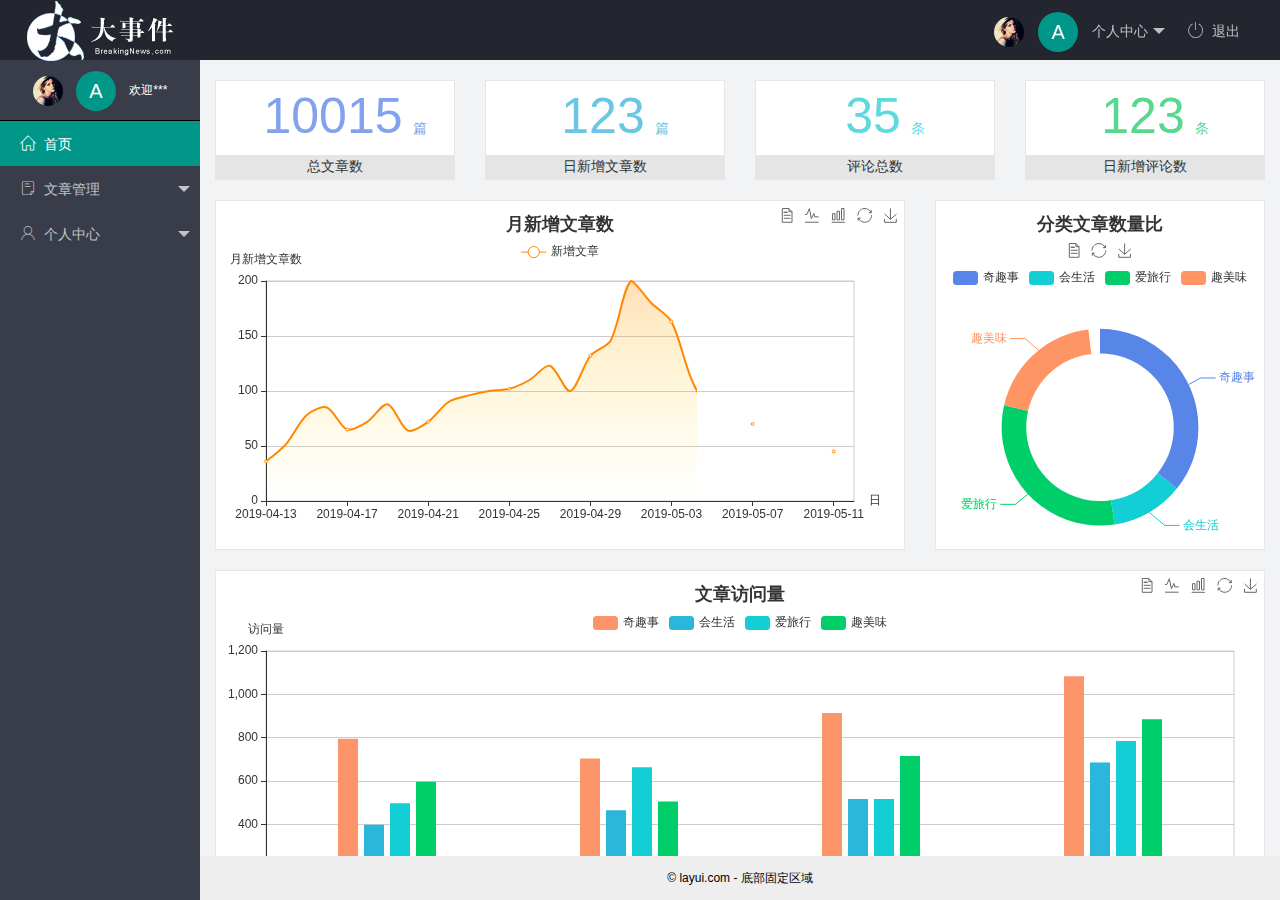
<file: index.html>
<!DOCTYPE html>
<html lang="en">

<head>
    <meta charset="UTF-8">
    <meta name="viewport" content="width=device-width, initial-scale=1.0">
    <title>大事件主页3</title>
    <link rel="stylesheet" href="/assets/lib/layui/css/layui.css">
    <link rel="stylesheet" href="/assets/css/index.css">
    <link rel="stylesheet" href="/assets/fonts/iconfont.css">
</head>

<body>

    <body class="layui-layout-body">
        <div class="layui-layout layui-layout-admin">
            <div class="layui-header">
                <div class="layui-logo">
                    <img src="/assets/images/logo.png" alt="">
                </div>
                <!-- 头部区域（可配合layui已有的水平导航） -->
                <ul class="layui-nav layui-layout-right">
                    <li class="layui-nav-item">
                        <a href="javascript:;" class="userinfo">
                            <img src="/assets/images/sample.jpg" class="layui-nav-img">
                            <span class="user-avatar">A</span>
                            个人中心
                        </a>
                        <dl class="layui-nav-child">
                            <dd><a href="/user/user_info.html" target="fm">基本资料</a></dd>
                            <dd><a href="/user/user_avatar.html" target="fm">更换头像</a></dd>
                            <dd><a href="/user/user_pwd.html" target="fm">重置密码</a></dd>
                        </dl>
                    </li>
                    <li class="layui-nav-item"><a href="javascript:;" id="btnlogout"><span
                                class="iconfont icon-tuichu"></span>退出</a>
                    </li>
                </ul>
            </div>

            <div class="layui-side layui-bg-black">
                <div class="layui-side-scroll">
                    <!-- 左侧导航头像部分 -->
                    <div class="userinfo">
                        <img src="/assets/images/sample.jpg" class="layui-nav-img">
                        <span class="user-avatar">A</span>
                        <span id="welcome">欢迎***</span>
                    </div>
                    <!-- 左侧导航区域（可配合layui已有的垂直导航） -->
                    <ul class="layui-nav layui-nav-tree" lay-filter="test" lay-shrink="all">
                        <li class="layui-nav-item layui-this"><a href="/home/dashboard.html" target="fm"><span
                                    class="iconfont icon-home"></span>首页</a></li>
                        <li class="layui-nav-item">
                            <a class="" href="javascript:;"><span class="iconfont icon-16"></span>文章管理</a>
                            <dl class="layui-nav-child">
                                <dd><a href="/article/art_cate.html" target="fm"><i
                                            class="layui-icon layui-icon-app"></i> 文章类别</a></dd>
                                <dd><a href="/article/art_list.html" target="fm"><i
                                            class="layui-icon layui-icon-app"></i>文章列表</a></dd>
                                <dd><a href="/article/art_pub.html" target="fm"><i
                                            class="layui-icon layui-icon-app"></i>发布文章</a></dd>
                            </dl>
                        </li>
                        <li class="layui-nav-item">
                            <a href="javascript:;"><span class="iconfont icon-user"></span>个人中心</a>
                            <dl class="layui-nav-child">
                                <dd><a href="/user/user_info.html" target="fm"><i
                                            class="layui-icon layui-icon-app"></i>基本资料</a>
                                </dd>
                                <dd><a href="/user/user_avatar.html" target="fm"><i
                                            class="layui-icon layui-icon-app"></i>更换头像</a></dd>
                                <dd><a href="/user/user_pwd.html" target="fm"><i
                                            class="layui-icon layui-icon-app"></i>重置密码</a></dd>
                            </dl>
                        </li>

                    </ul>
                </div>
            </div>

            <div class="layui-body">
                <!-- 内容主体区域 -->
                <iframe name="fm" src="/home/dashboard.html" frameborder="0"></iframe>
            </div>

            <div class="layui-footer">
                <!-- 底部固定区域 -->
                © layui.com - 底部固定区域
            </div>
        </div>
        <script src="/assets/lib/layui/layui.all.js"></script>
        <script src="/assets/lib/jquery.js"></script>
        <script src="/assets/js/baseAPI.js"></script>
        <script src="/assets/js/index.js"></script>
    </body>
</body>

</html>
</file>
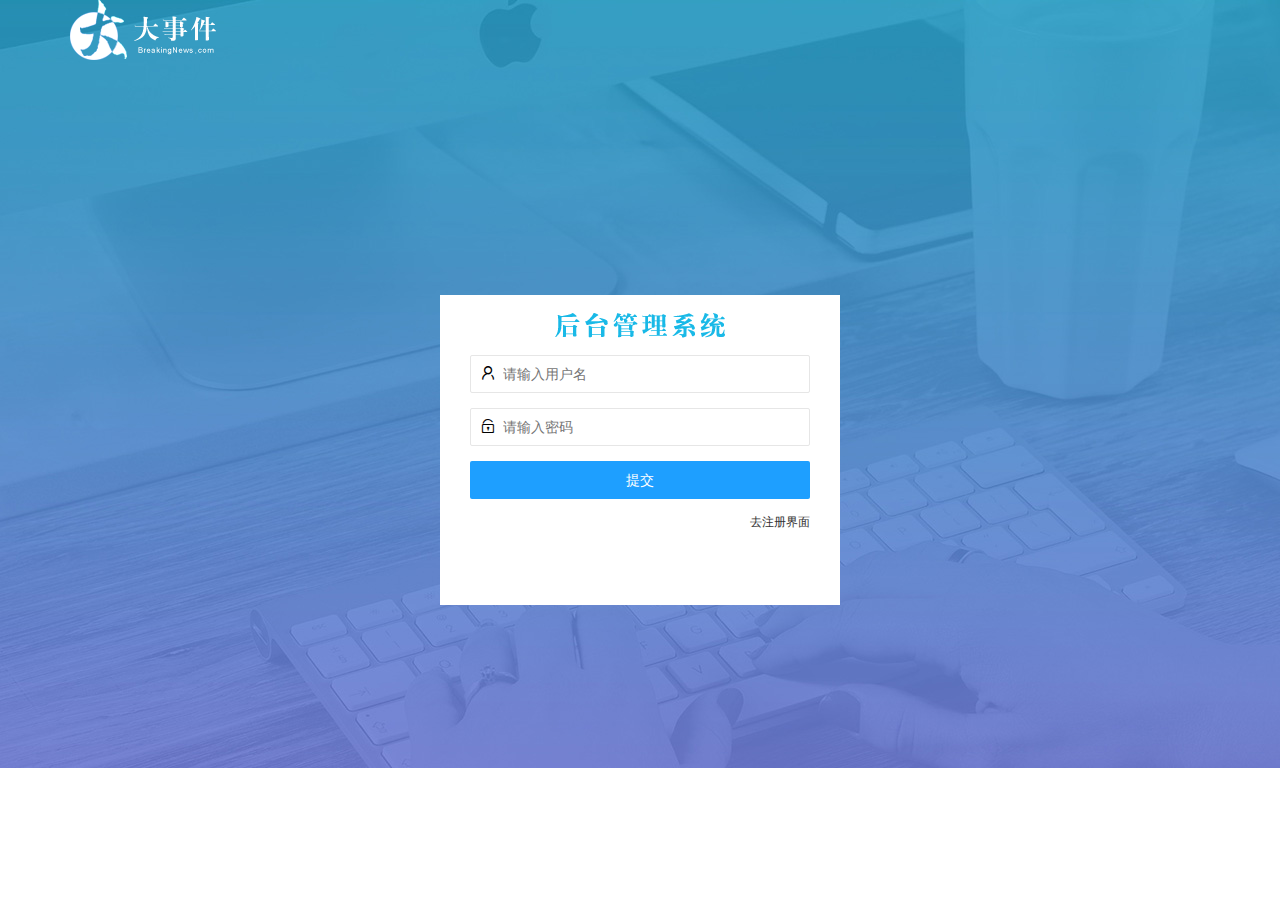
<file: login.html>
<!DOCTYPE html>
<html lang="en">

<head>
    <meta charset="UTF-8">
    <meta name="viewport" content="width=device-width, initial-scale=1.0">
    <title>大事件-登录/注册</title>
    <link rel="stylesheet" href="/assets/lib/layui/css/layui.css">
    <link rel="stylesheet" href="/assets/css/login.css">
</head>

<body>
    <!-- 头部logo -->
    <div class=" layui-main">
        <img src="/assets/images/logo.png" alt="">
    </div>
    <!-- 登录框 -->
    <div class="loginAndRegBox">
        <!-- 登录框头部 -->
        <div class="titlebox"></div>
        <!-- 登录区 -->
        <div class="login-box">
            <form class="layui-form" id="form_login">
                <!-- 用户 -->
                <div class="layui-form-item">
                    <i class="layui-icon layui-icon-username"></i>
                    <input type="text" name="username" required lay-verify="required" placeholder="请输入用户名"
                        autocomplete="off" class="layui-input">
                </div>
                <!-- 密码 -->
                <div class="layui-form-item">
                    <i class="layui-icon layui-icon-password"></i>
                    <input type="password" name="password" required lay-verify="required|pwd" placeholder="请输入密码"
                        autocomplete="off" class="layui-input">
                </div>
                <!-- 提交按钮 -->
                <div class="layui-form-item">
                    <button class="layui-btn layui-btn-fluid layui-btn-normal" lay-submit>提交</button>
                </div>
                <div class="layui-form-item links">
                    <a href="javascript:;" id="link_reg">去注册界面</a>
                </div>
            </form>
        </div>
        <!-- 注册区 -->
        <div class="reg-box">
            <form class="layui-form" id="form_reg">
                <!-- 用户 -->
                <div class="layui-form-item">
                    <i class="layui-icon layui-icon-username"></i>
                    <input type="text" name="username" required lay-verify="required" placeholder="请输入用户名"
                        autocomplete="off" class="layui-input">
                </div>
                <!-- 密码 -->
                <div class="layui-form-item">
                    <i class="layui-icon layui-icon-password"></i>
                    <input type="password" name="password" required lay-verify="required|pwd" placeholder="请输入密码"
                        autocomplete="off" class="layui-input">
                </div>
                <!-- 确认密码 -->
                <div class="layui-form-item">
                    <i class="layui-icon layui-icon-password"></i>
                    <input type="password" name="repassword" required lay-verify="required|pwd|repwd"
                        placeholder="再次输入密码" autocomplete="off" class="layui-input">
                </div>
                <!-- 提交按钮 -->
                <div class="layui-form-item">
                    <button class="layui-btn layui-btn-fluid layui-btn-normal" lay-submit>注册</button>
                </div>
                <div class="layui-form-item links">
                    <a href="javascript:;" id="link_login">去登录</a>
                </div>
            </form>

        </div>
    </div>


    <script src="/assets/lib/layui/layui.all.js"></script>
    <script src="/assets/lib/jquery.js"></script>
    <script src="/assets/js/baseAPI.js"></script>
    <script src="/assets/js/login.js"></script>
</body>

</html>
</file>
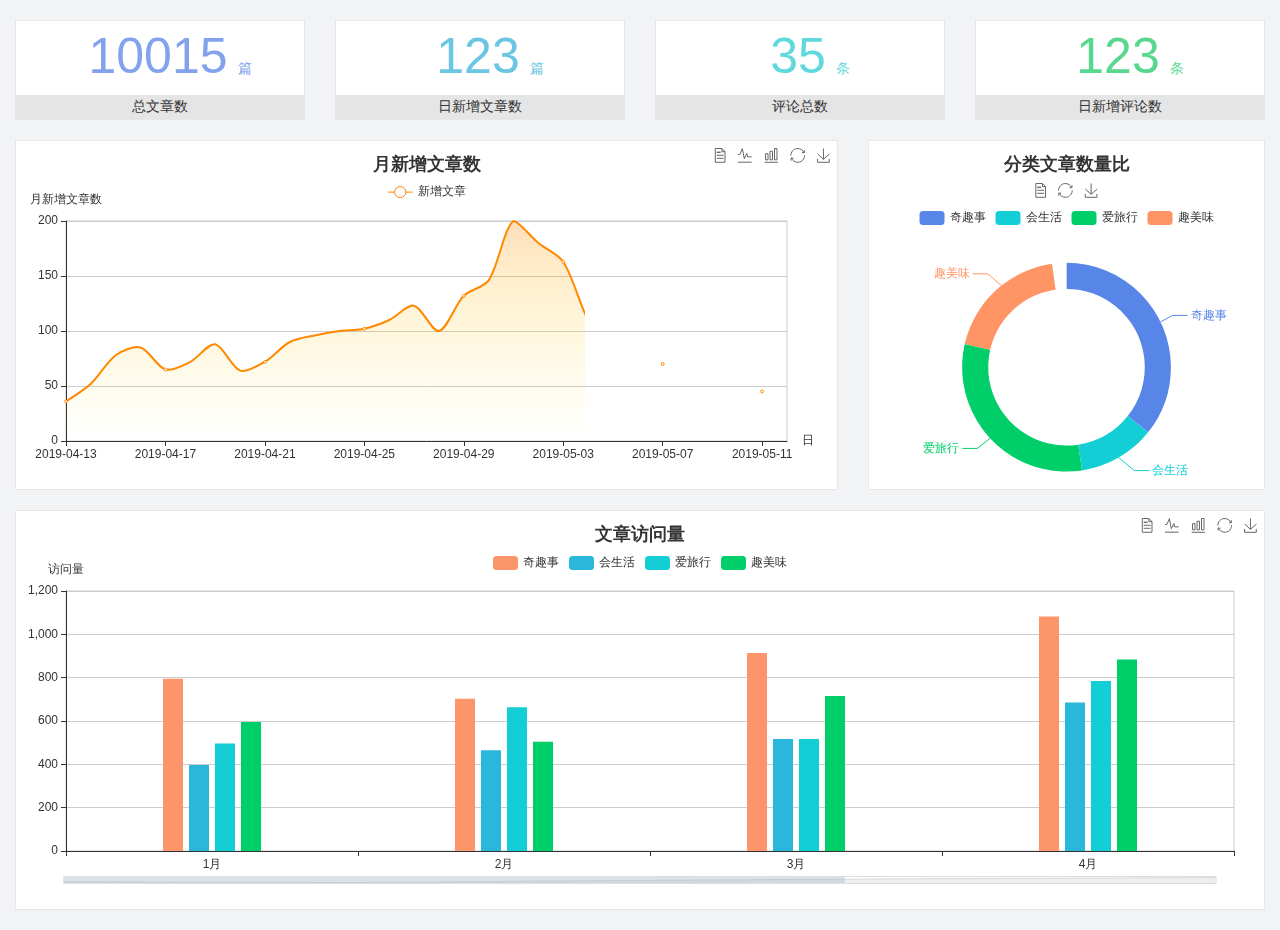
<file: home/dashboard.html>
<!DOCTYPE html>
<html lang="en">

<head>
  <meta charset="UTF-8">
  <meta name="viewport" content="width=device-width, initial-scale=1.0">
  <meta http-equiv="X-UA-Compatible" content="ie=edge">
  <title>图表统计</title>
  <link rel="stylesheet" href="../../assets/lib/bootstrap.css" />
  <link rel="stylesheet" href="../../assets/lib/main.css" />
  <script src="../../assets/lib/jquery.js"></script>
  <script type="text/javascript" src="../../assets/lib/echarts.min.js"></script>
</head>

<body>
  <div class="container-fluid">
    <div class="row spannel_list">
      <div class="col-sm-3 col-xs-6">
        <div class="spannel">
          <em>10015</em><span>篇</span>
          <b>总文章数</b>
        </div>
      </div>
      <div class="col-sm-3 col-xs-6">
        <div class="spannel scolor01">
          <em>123</em><span>篇</span>
          <b>日新增文章数</b>
        </div>
      </div>
      <div class="col-sm-3 col-xs-6">
        <div class="spannel scolor02">
          <em>35</em><span>条</span>
          <b>评论总数</b>
        </div>
      </div>
      <div class="col-sm-3 col-xs-6">
        <div class="spannel scolor03">
          <em>123</em><span>条</span>
          <b>日新增评论数</b>
        </div>
      </div>
    </div>
  </div>

  <div class="container-fluid">
    <div class="row curve-pie">
      <div class="col-lg-8 col-md-8">
        <div class="gragh_pannel" id="curve_show"></div>
      </div>
      <div class="col-lg-4 col-md-4">
        <div class="gragh_pannel" id="pie_show"></div>
      </div>
    </div>
  </div>

  <div class="container-fluid">
    <div class="column_pannel" id="column_show"></div>
  </div>

  <script>
    var oChart = echarts.init(document.getElementById('curve_show'));
    var aList_all = [
      { 'count': 36, 'date': '2019-04-13' },
      { 'count': 52, 'date': '2019-04-14' },
      { 'count': 78, 'date': '2019-04-15' },
      { 'count': 85, 'date': '2019-04-16' },
      { 'count': 65, 'date': '2019-04-17' },
      { 'count': 72, 'date': '2019-04-18' },
      { 'count': 88, 'date': '2019-04-19' },
      { 'count': 64, 'date': '2019-04-20' },
      { 'count': 72, 'date': '2019-04-21' },
      { 'count': 90, 'date': '2019-04-22' },
      { 'count': 96, 'date': '2019-04-23' },
      { 'count': 100, 'date': '2019-04-24' },
      { 'count': 102, 'date': '2019-04-25' },
      { 'count': 110, 'date': '2019-04-26' },
      { 'count': 123, 'date': '2019-04-27' },
      { 'count': 100, 'date': '2019-04-28' },
      { 'count': 132, 'date': '2019-04-29' },
      { 'count': 146, 'date': '2019-04-30' },
      { 'count': 200, 'date': '2019-05-01' },
      { 'count': 180, 'date': '2019-05-02' },
      { 'count': 163, 'date': '2019-05-03' },
      { 'count': 110, 'date': '2019-05-04' },
      { 'count': 80, 'date': '2019-05-05' },
      { 'count': 82, 'date': '2019-05-06' },
      { 'count': 70, 'date': '2019-05-07' },
      { 'count': 65, 'date': '2019-05-08' },
      { 'count': 54, 'date': '2019-05-09' },
      { 'count': 40, 'date': '2019-05-10' },
      { 'count': 45, 'date': '2019-05-11' },
      { 'count': 38, 'date': '2019-05-12' },
    ];

    let aCount = [];
    let aDate = [];

    for (var i = 0; i < aList_all.length; i++) {
      aCount.push(aList_all[i].count);
      aDate.push(aList_all[i].date);
    }

    var chartopt = {
      title: {
        text: '月新增文章数',
        left: 'center',
        top: '10'
      },
      tooltip: {
        trigger: 'axis'
      },
      legend: {
        data: ['新增文章'],
        top: '40'
      },
      toolbox: {
        show: true,
        feature: {
          mark: { show: true },
          dataView: { show: true, readOnly: false },
          magicType: { show: true, type: ['line', 'bar'] },
          restore: { show: true },
          saveAsImage: { show: true }
        }
      },
      calculable: true,
      xAxis: [
        {
          name: '日',
          type: 'category',
          boundaryGap: false,
          data: aDate
        }
      ],
      yAxis: [
        {
          name: '月新增文章数',
          type: 'value'
        }
      ],
      series: [
        {
          name: '新增文章',
          type: 'line',
          smooth: true,
          itemStyle: { normal: { areaStyle: { type: 'default' }, color: '#f80' }, lineStyle: { color: '#f80' } },
          data: aCount
        }],
      areaStyle: {
        normal: {
          color: new echarts.graphic.LinearGradient(0, 0, 0, 1, [{
            offset: 0,
            color: 'rgba(255,136,0,0.39)'
          }, {
            offset: .34,
            color: 'rgba(255,180,0,0.25)'
          }, {
            offset: 1,
            color: 'rgba(255,222,0,0.00)'
          }])

        }
      },
      grid: {
        show: true,
        x: 50,
        x2: 50,
        y: 80,
        height: 220
      }
    };

    oChart.setOption(chartopt);


    var oPie = echarts.init(document.getElementById('pie_show'));
    var oPieopt =
    {
      title: {
        top: 10,
        text: '分类文章数量比',
        x: 'center'
      },
      tooltip: {
        trigger: 'item',
        formatter: "{a} <br/>{b} : {c} ({d}%)"
      },
      color: ['#5885e8', '#13cfd5', '#00ce68', '#ff9565'],
      legend: {
        x: 'center',
        top: 65,
        data: ['奇趣事', '会生活', '爱旅行', '趣美味']
      },
      toolbox: {
        show: true,
        x: 'center',
        top: 35,
        feature: {
          mark: { show: true },
          dataView: { show: true, readOnly: false },
          magicType: {
            show: true,
            type: ['pie', 'funnel'],
            option: {
              funnel: {
                x: '25%',
                width: '50%',
                funnelAlign: 'left',
                max: 1548
              }
            }
          },
          restore: { show: true },
          saveAsImage: { show: true }
        }
      },
      calculable: true,
      series: [
        {
          name: '访问来源',
          type: 'pie',
          radius: ['45%', '60%'],
          center: ['50%', '65%'],
          data: [
            { value: 300, name: '奇趣事' },
            { value: 100, name: '会生活' },
            { value: 260, name: '爱旅行' },
            { value: 180, name: '趣美味' }
          ]
        }
      ]
    };
    oPie.setOption(oPieopt);



    var oColumn = this.echarts.init(document.getElementById('column_show'));
    var oColumnopt =
    {
      title: {
        text: '文章访问量',
        left: 'center',
        top: '10'
      },
      tooltip: {
        trigger: 'axis'
      },
      legend: {
        data: ['奇趣事', '会生活', '爱旅行', '趣美味'],
        top: '40'
      },
      toolbox: {
        show: true,
        feature: {
          mark: { show: true },
          dataView: { show: true, readOnly: false },
          magicType: { show: true, type: ['line', 'bar'] },
          restore: { show: true },
          saveAsImage: { show: true }
        }
      },
      calculable: true,
      xAxis: [
        {
          type: 'category',
          data: ['1月', '2月', '3月', '4月', '5月']
        }
      ],
      yAxis: [
        {
          name: '访问量',
          type: 'value'
        }
      ],
      series: [
        {
          name: '奇趣事',
          type: 'bar',
          barWidth: 20,
          itemStyle: {
            normal: { areaStyle: { type: 'default' }, color: '#fd956a' }
          },
          data: [800, 708, 920, 1090, 1200]
        },
        {
          name: '会生活',
          type: 'bar',
          barWidth: 20,
          itemStyle: {
            normal: { areaStyle: { type: 'default' }, color: '#2bb6db' }
          },
          data: [400, 468, 520, 690, 800]
        },
        {
          name: '爱旅行',
          type: 'bar',
          barWidth: 20,
          itemStyle: {
            normal: { areaStyle: { type: 'default' }, color: '#13cfd5' }
          },
          data: [500, 668, 520, 790, 900]
        },
        {
          name: '趣美味',
          type: 'bar',
          barWidth: 20,
          itemStyle: {
            normal: { areaStyle: { type: 'default' }, color: '#00ce68' }
          },
          data: [600, 508, 720, 890, 1000]
        }
      ],
      grid: {
        show: true,
        x: 50,
        x2: 30,
        y: 80,
        height: 260
      },
      dataZoom: [//给x轴设置滚动条
        {
          start: 0,//默认为0
          end: 100 - 1000 / 31,//默认为100
          type: 'slider',
          show: true,
          xAxisIndex: [0],
          handleSize: 0,//滑动条的 左右2个滑动条的大小
          height: 8,//组件高度
          left: 45, //左边的距离
          right: 50,//右边的距离
          bottom: 26,//右边的距离
          handleColor: '#ddd',//h滑动图标的颜色
          handleStyle: {
            borderColor: "#cacaca",
            borderWidth: "1",
            shadowBlur: 2,
            background: "#ddd",
            shadowColor: "#ddd",
          }
        }]
    };
    oColumn.setOption(oColumnopt);
  </script>
</body>

</html>
</file>
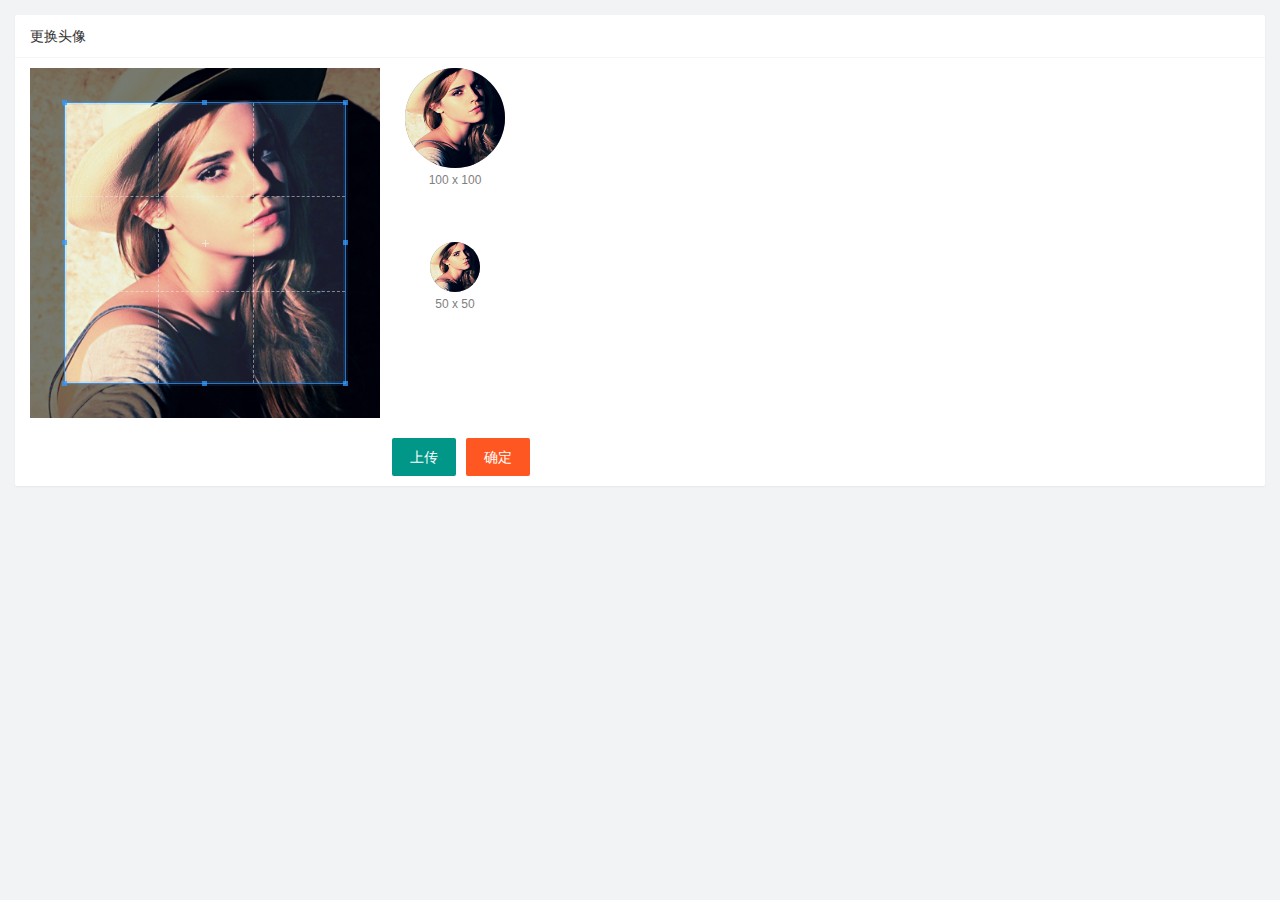
<file: user/user_avatar.html>
<!DOCTYPE html>
<html lang="en">

<head>
    <meta charset="UTF-8">
    <meta name="viewport" content="width=device-width, initial-scale=1.0">
    <title>Document</title>
    <link rel="stylesheet" href="/assets/lib/layui/css/layui.css">
    <link rel="stylesheet" href="/assets/lib/cropper/cropper.css" />
    <link rel="stylesheet" href="/assets/css/user/user_avatar.css">
</head>

<body>
    <!-- 卡片区域 -->
    <div class="layui-card">
        <div class="layui-card-header">更换头像</div>
        <div class="layui-card-body">
            <!-- 第一行的图片裁剪和预览区域 -->
            <div class="row1">
                <!-- 图片裁剪区域 -->
                <div class="cropper-box">
                    <!-- 这个 img 标签很重要，将来会把它初始化为裁剪区域 -->
                    <img id="image" src="/assets/images/sample.jpg" />
                </div>
                <!-- 图片的预览区域 -->
                <div class="preview-box">
                    <div>
                        <!-- 宽高为 100px 的预览区域 -->
                        <div class="img-preview w100"></div>
                        <p class="size">100 x 100</p>
                    </div>
                    <div>
                        <!-- 宽高为 50px 的预览区域 -->
                        <div class="img-preview w50"></div>
                        <p class="size">50 x 50</p>
                    </div>
                </div>
            </div>

            <!-- 第二行的按钮区域 -->
            <div class="row2">
                <!-- 上传文件的文本框 -->
                <input type="file" id="file" accept="image/png,image/jpeg" style="display: none;">
                <button id="btnChooseImg" type="button" class="layui-btn">上传</button>
                <button id="btnUpload" type="button" class="layui-btn layui-btn-danger">确定</button>
            </div>
        </div>
    </div>

</body>
<script src="/assets/lib/layui/layui.all.js"></script>
<script src="/assets/lib/jquery.js"></script>
<script src="/assets/lib/cropper/Cropper.js"></script>
<script src="/assets/lib/cropper/jquery-cropper.js"></script>
<script src="/assets/js/baseAPI.js"></script>
<script src="/assets/js/user/user_avatar.js"></script>

</html>
</file>
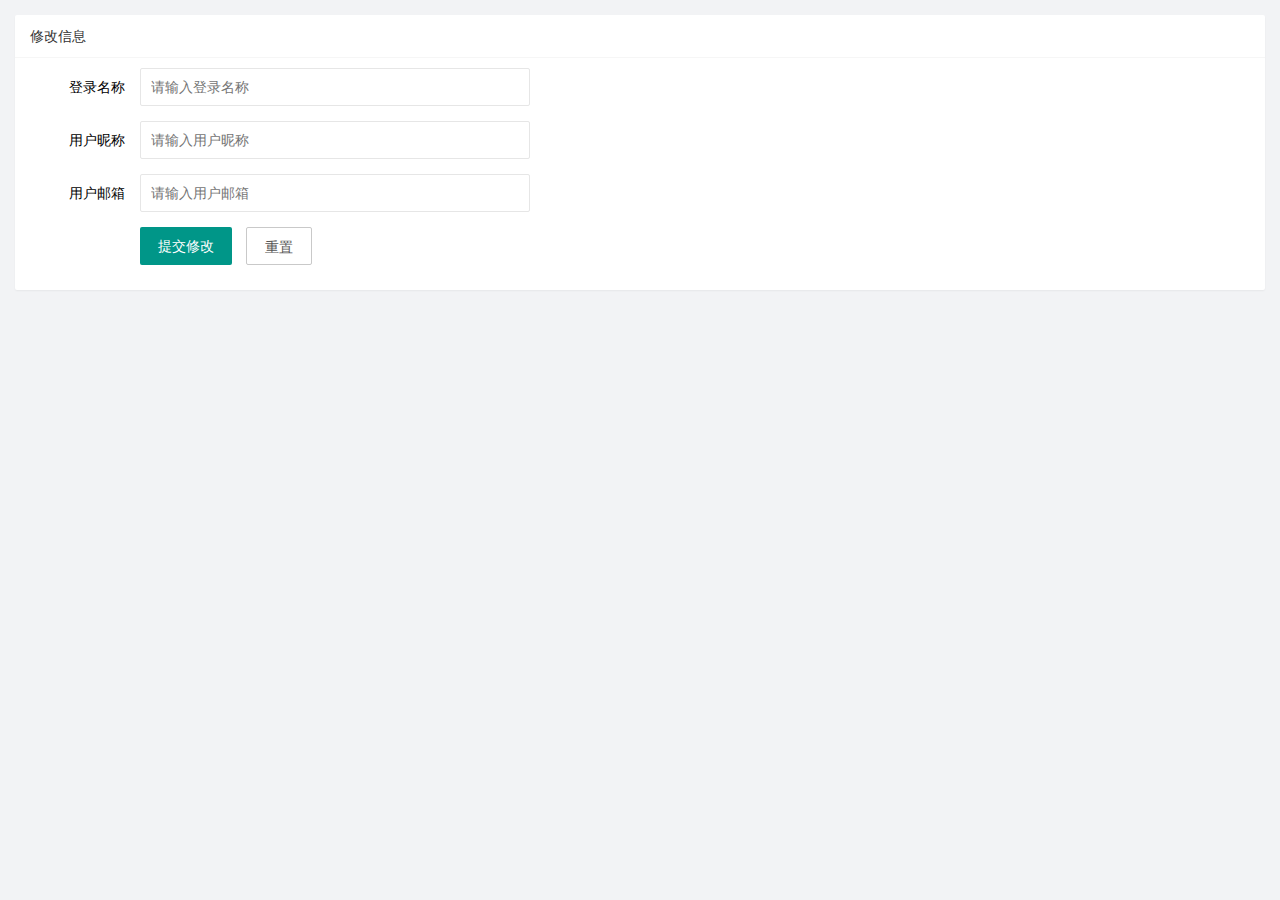
<file: user/user_info.html>
<!DOCTYPE html>
<html lang="en">

<head>
    <meta charset="UTF-8">
    <meta name="viewport" content="width=device-width, initial-scale=1.0">
    <title>Document</title>
    <link rel="stylesheet" href="/assets/lib/layui/css/layui.css">
    <link rel="stylesheet" href="/assets/css/user/user_info.css">
</head>

<body>
    <div class="layui-card">
        <div class="layui-card-header">修改信息</div>
        <div class="layui-card-body">
            <!-- form 表单区域 -->
            <form class="layui-form" lay-filter="formUserinfo">
                <!-- 隐藏域 用来装 id -->
                <input type="hidden" name="id" />
                <div class="layui-form-item">
                    <label class="layui-form-label">登录名称</label>
                    <div class="layui-input-block">
                        <input type="text" name="username" required lay-verify="required" placeholder="请输入登录名称"
                            autocomplete="off" class="layui-input" readonly />
                    </div>
                </div>
                <div class="layui-form-item">
                    <label class="layui-form-label">用户昵称</label>
                    <div class="layui-input-block">
                        <input type="text" name="nickname" required lay-verify="required|nickname" placeholder="请输入用户昵称"
                            autocomplete="off" class="layui-input" />
                    </div>
                </div>
                <div class="layui-form-item">
                    <label class="layui-form-label">用户邮箱</label>
                    <div class="layui-input-block">
                        <input type="text" name="email" required lay-verify="required|email" placeholder="请输入用户邮箱"
                            autocomplete="off" class="layui-input" />
                    </div>
                </div>
                <div class="layui-form-item">
                    <div class="layui-input-block">
                        <button class="layui-btn" lay-submit lay-filter="formDemo">提交修改</button>
                        <button id="rebtn" type="reset" class="layui-btn layui-btn-primary">重置</button>
                    </div>
                </div>
            </form>
        </div>
    </div>
    <script src="/assets/lib/layui/layui.all.js"></script>
    <script src="/assets/lib/jquery.js"></script>
    <script src="/assets/js/baseAPI.js"></script>
    <script src="/assets/js/user/user_info.js"></script>
</body>

</html>
</file>
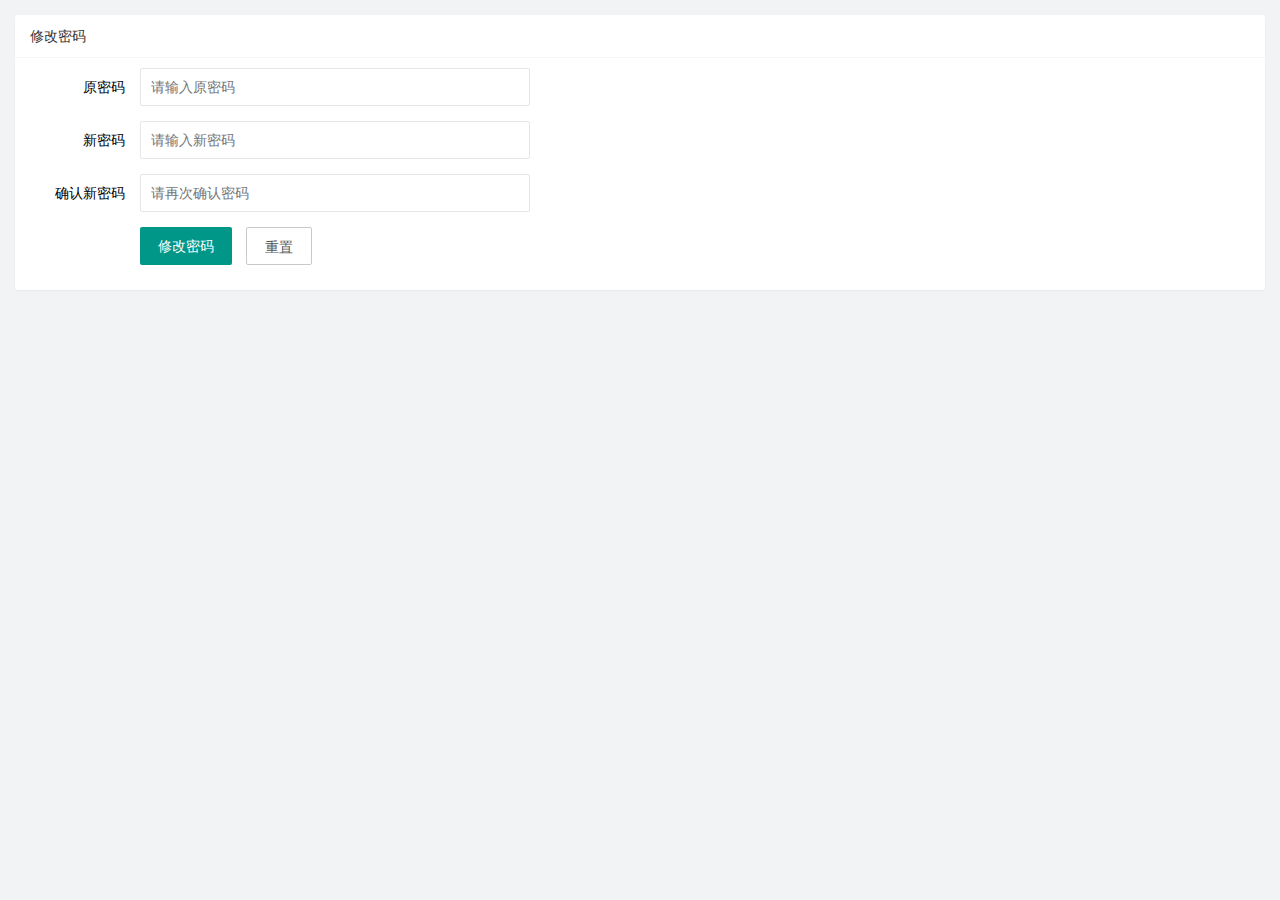
<file: user/user_pwd.html>
<!DOCTYPE html>
<html lang="en">

<head>
    <meta charset="UTF-8">
    <meta name="viewport" content="width=device-width, initial-scale=1.0">
    <title>Document</title>
    <link rel="stylesheet" href="/assets/lib/layui/css/layui.css">
    <link rel="stylesheet" href="/assets/css/user/user_pwd.css">
</head>

<body>
    <!-- 卡片区域 -->
    <div class="layui-card">
        <div class="layui-card-header">修改密码</div>
        <div class="layui-card-body">
            <form class="layui-form">
                <div class="layui-form-item">
                    <label class="layui-form-label">原密码</label>
                    <div class="layui-input-block">
                        <input type="password" name="oldPwd" required lay-verify="required|pwd" placeholder="请输入原密码"
                            autocomplete="off" class="layui-input" />
                    </div>
                </div>
                <div class="layui-form-item">
                    <label class="layui-form-label">新密码</label>
                    <div class="layui-input-block">
                        <input type="password" name="newPwd" required lay-verify="required|pwd|samepwd"
                            placeholder="请输入新密码" autocomplete="off" class="layui-input" />
                    </div>
                </div>
                <div class="layui-form-item">
                    <label class="layui-form-label">确认新密码</label>
                    <div class="layui-input-block">
                        <input type="password" name="rePwd" required lay-verify="required|pwd|repwd"
                            placeholder="请再次确认密码" autocomplete="off" class="layui-input" />
                    </div>
                </div>
                <div class="layui-form-item">
                    <div class="layui-input-block">
                        <button class="layui-btn" lay-submit lay-filter="formDemo">修改密码</button>
                        <button type="reset" class="layui-btn layui-btn-primary">重置</button>
                    </div>
                </div>
            </form>
        </div>
    </div>


    <script src="/assets/lib/layui/layui.all.js"></script>
    <script src="/assets/lib/jquery.js"></script>
    <script src="/assets/js/baseAPI.js"></script>
    <script src="/assets/js/user/user_pwd.js"></script>
</body>

</html>
</file>
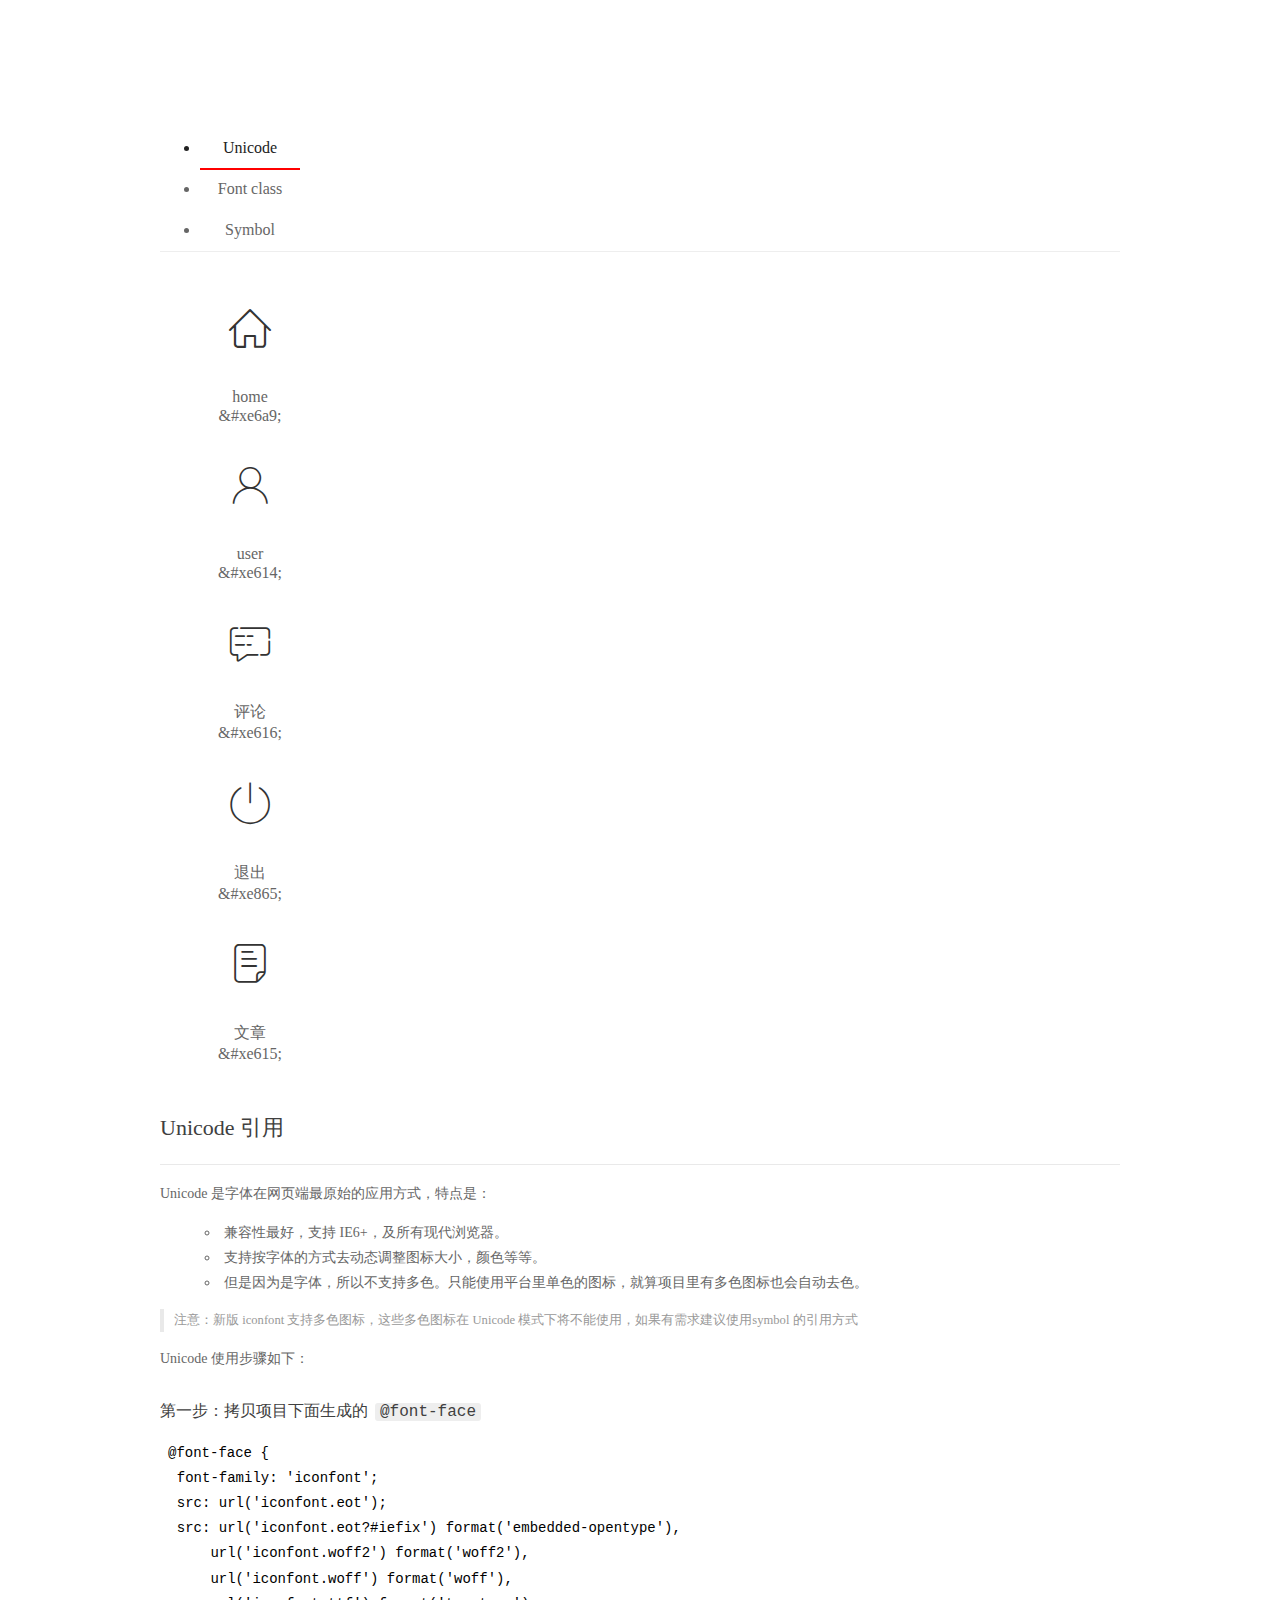
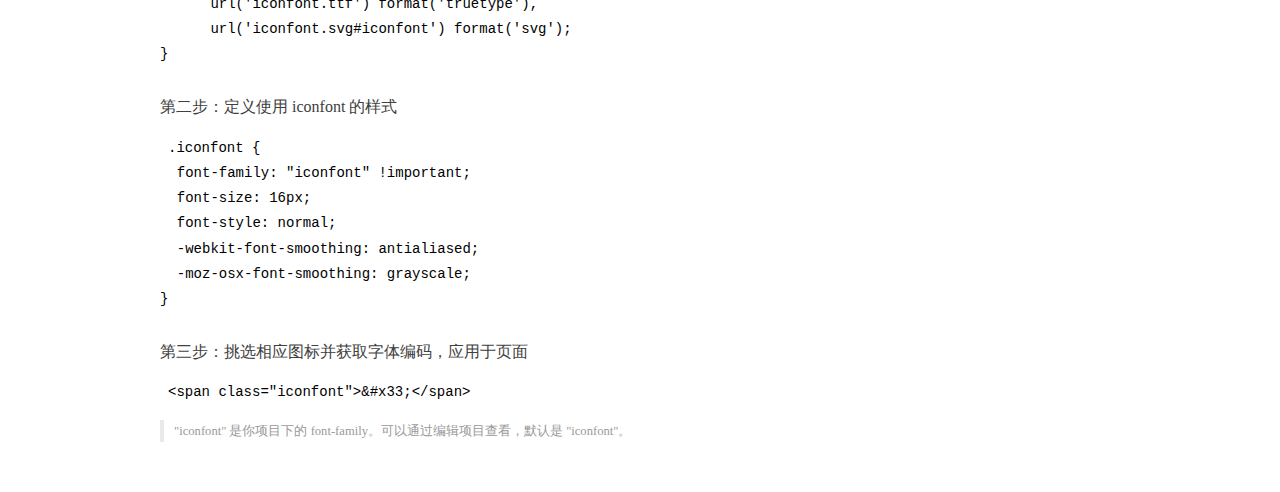
<file: assets/fonts/demo_index.html>
<!DOCTYPE html>
<html>
<head>
  <meta charset="utf-8"/>
  <title>IconFont Demo</title>
  <link rel="shortcut icon" href="https://gtms04.alicdn.com/tps/i4/TB1_oz6GVXXXXaFXpXXJDFnIXXX-64-64.ico" type="image/x-icon"/>
  <link rel="stylesheet" href="https://g.alicdn.com/thx/cube/1.3.2/cube.min.css">
  <link rel="stylesheet" href="demo.css">
  <link rel="stylesheet" href="iconfont.css">
  <script src="iconfont.js"></script>
  <!-- jQuery -->
  <script src="https://a1.alicdn.com/oss/uploads/2018/12/26/7bfddb60-08e8-11e9-9b04-53e73bb6408b.js"></script>
  <!-- 代码高亮 -->
  <script src="https://a1.alicdn.com/oss/uploads/2018/12/26/a3f714d0-08e6-11e9-8a15-ebf944d7534c.js"></script>
</head>
<body>
  <div class="main">
    <h1 class="logo"><a href="https://www.iconfont.cn/" title="iconfont 首页" target="_blank">&#xe86b;</a></h1>
    <div class="nav-tabs">
      <ul id="tabs" class="dib-box">
        <li class="dib active"><span>Unicode</span></li>
        <li class="dib"><span>Font class</span></li>
        <li class="dib"><span>Symbol</span></li>
      </ul>
      
    </div>
    <div class="tab-container">
      <div class="content unicode" style="display: block;">
          <ul class="icon_lists dib-box">
          
            <li class="dib">
              <span class="icon iconfont">&#xe6a9;</span>
                <div class="name">home</div>
                <div class="code-name">&amp;#xe6a9;</div>
              </li>
          
            <li class="dib">
              <span class="icon iconfont">&#xe614;</span>
                <div class="name">user</div>
                <div class="code-name">&amp;#xe614;</div>
              </li>
          
            <li class="dib">
              <span class="icon iconfont">&#xe616;</span>
                <div class="name">评论</div>
                <div class="code-name">&amp;#xe616;</div>
              </li>
          
            <li class="dib">
              <span class="icon iconfont">&#xe865;</span>
                <div class="name">退出</div>
                <div class="code-name">&amp;#xe865;</div>
              </li>
          
            <li class="dib">
              <span class="icon iconfont">&#xe615;</span>
                <div class="name">文章</div>
                <div class="code-name">&amp;#xe615;</div>
              </li>
          
          </ul>
          <div class="article markdown">
          <h2 id="unicode-">Unicode 引用</h2>
          <hr>

          <p>Unicode 是字体在网页端最原始的应用方式，特点是：</p>
          <ul>
            <li>兼容性最好，支持 IE6+，及所有现代浏览器。</li>
            <li>支持按字体的方式去动态调整图标大小，颜色等等。</li>
            <li>但是因为是字体，所以不支持多色。只能使用平台里单色的图标，就算项目里有多色图标也会自动去色。</li>
          </ul>
          <blockquote>
            <p>注意：新版 iconfont 支持多色图标，这些多色图标在 Unicode 模式下将不能使用，如果有需求建议使用symbol 的引用方式</p>
          </blockquote>
          <p>Unicode 使用步骤如下：</p>
          <h3 id="-font-face">第一步：拷贝项目下面生成的 <code>@font-face</code></h3>
<pre><code class="language-css"
>@font-face {
  font-family: 'iconfont';
  src: url('iconfont.eot');
  src: url('iconfont.eot?#iefix') format('embedded-opentype'),
      url('iconfont.woff2') format('woff2'),
      url('iconfont.woff') format('woff'),
      url('iconfont.ttf') format('truetype'),
      url('iconfont.svg#iconfont') format('svg');
}
</code></pre>
          <h3 id="-iconfont-">第二步：定义使用 iconfont 的样式</h3>
<pre><code class="language-css"
>.iconfont {
  font-family: "iconfont" !important;
  font-size: 16px;
  font-style: normal;
  -webkit-font-smoothing: antialiased;
  -moz-osx-font-smoothing: grayscale;
}
</code></pre>
          <h3 id="-">第三步：挑选相应图标并获取字体编码，应用于页面</h3>
<pre>
<code class="language-html"
>&lt;span class="iconfont"&gt;&amp;#x33;&lt;/span&gt;
</code></pre>
          <blockquote>
            <p>"iconfont" 是你项目下的 font-family。可以通过编辑项目查看，默认是 "iconfont"。</p>
          </blockquote>
          </div>
      </div>
      <div class="content font-class">
        <ul class="icon_lists dib-box">
          
          <li class="dib">
            <span class="icon iconfont icon-home"></span>
            <div class="name">
              home
            </div>
            <div class="code-name">.icon-home
            </div>
          </li>
          
          <li class="dib">
            <span class="icon iconfont icon-user"></span>
            <div class="name">
              user
            </div>
            <div class="code-name">.icon-user
            </div>
          </li>
          
          <li class="dib">
            <span class="icon iconfont icon-pinglun"></span>
            <div class="name">
              评论
            </div>
            <div class="code-name">.icon-pinglun
            </div>
          </li>
          
          <li class="dib">
            <span class="icon iconfont icon-tuichu"></span>
            <div class="name">
              退出
            </div>
            <div class="code-name">.icon-tuichu
            </div>
          </li>
          
          <li class="dib">
            <span class="icon iconfont icon-16"></span>
            <div class="name">
              文章
            </div>
            <div class="code-name">.icon-16
            </div>
          </li>
          
        </ul>
        <div class="article markdown">
        <h2 id="font-class-">font-class 引用</h2>
        <hr>

        <p>font-class 是 Unicode 使用方式的一种变种，主要是解决 Unicode 书写不直观，语意不明确的问题。</p>
        <p>与 Unicode 使用方式相比，具有如下特点：</p>
        <ul>
          <li>兼容性良好，支持 IE8+，及所有现代浏览器。</li>
          <li>相比于 Unicode 语意明确，书写更直观。可以很容易分辨这个 icon 是什么。</li>
          <li>因为使用 class 来定义图标，所以当要替换图标时，只需要修改 class 里面的 Unicode 引用。</li>
          <li>不过因为本质上还是使用的字体，所以多色图标还是不支持的。</li>
        </ul>
        <p>使用步骤如下：</p>
        <h3 id="-fontclass-">第一步：引入项目下面生成的 fontclass 代码：</h3>
<pre><code class="language-html">&lt;link rel="stylesheet" href="./iconfont.css"&gt;
</code></pre>
        <h3 id="-">第二步：挑选相应图标并获取类名，应用于页面：</h3>
<pre><code class="language-html">&lt;span class="iconfont icon-xxx"&gt;&lt;/span&gt;
</code></pre>
        <blockquote>
          <p>"
            iconfont" 是你项目下的 font-family。可以通过编辑项目查看，默认是 "iconfont"。</p>
        </blockquote>
      </div>
      </div>
      <div class="content symbol">
          <ul class="icon_lists dib-box">
          
            <li class="dib">
                <svg class="icon svg-icon" aria-hidden="true">
                  <use xlink:href="#icon-home"></use>
                </svg>
                <div class="name">home</div>
                <div class="code-name">#icon-home</div>
            </li>
          
            <li class="dib">
                <svg class="icon svg-icon" aria-hidden="true">
                  <use xlink:href="#icon-user"></use>
                </svg>
                <div class="name">user</div>
                <div class="code-name">#icon-user</div>
            </li>
          
            <li class="dib">
                <svg class="icon svg-icon" aria-hidden="true">
                  <use xlink:href="#icon-pinglun"></use>
                </svg>
                <div class="name">评论</div>
                <div class="code-name">#icon-pinglun</div>
            </li>
          
            <li class="dib">
                <svg class="icon svg-icon" aria-hidden="true">
                  <use xlink:href="#icon-tuichu"></use>
                </svg>
                <div class="name">退出</div>
                <div class="code-name">#icon-tuichu</div>
            </li>
          
            <li class="dib">
                <svg class="icon svg-icon" aria-hidden="true">
                  <use xlink:href="#icon-16"></use>
                </svg>
                <div class="name">文章</div>
                <div class="code-name">#icon-16</div>
            </li>
          
          </ul>
          <div class="article markdown">
          <h2 id="symbol-">Symbol 引用</h2>
          <hr>

          <p>这是一种全新的使用方式，应该说这才是未来的主流，也是平台目前推荐的用法。相关介绍可以参考这篇<a href="">文章</a>
            这种用法其实是做了一个 SVG 的集合，与另外两种相比具有如下特点：</p>
          <ul>
            <li>支持多色图标了，不再受单色限制。</li>
            <li>通过一些技巧，支持像字体那样，通过 <code>font-size</code>, <code>color</code> 来调整样式。</li>
            <li>兼容性较差，支持 IE9+，及现代浏览器。</li>
            <li>浏览器渲染 SVG 的性能一般，还不如 png。</li>
          </ul>
          <p>使用步骤如下：</p>
          <h3 id="-symbol-">第一步：引入项目下面生成的 symbol 代码：</h3>
<pre><code class="language-html">&lt;script src="./iconfont.js"&gt;&lt;/script&gt;
</code></pre>
          <h3 id="-css-">第二步：加入通用 CSS 代码（引入一次就行）：</h3>
<pre><code class="language-html">&lt;style&gt;
.icon {
  width: 1em;
  height: 1em;
  vertical-align: -0.15em;
  fill: currentColor;
  overflow: hidden;
}
&lt;/style&gt;
</code></pre>
          <h3 id="-">第三步：挑选相应图标并获取类名，应用于页面：</h3>
<pre><code class="language-html">&lt;svg class="icon" aria-hidden="true"&gt;
  &lt;use xlink:href="#icon-xxx"&gt;&lt;/use&gt;
&lt;/svg&gt;
</code></pre>
          </div>
      </div>

    </div>
  </div>
  <script>
  $(document).ready(function () {
      $('.tab-container .content:first').show()

      $('#tabs li').click(function (e) {
        var tabContent = $('.tab-container .content')
        var index = $(this).index()

        if ($(this).hasClass('active')) {
          return
        } else {
          $('#tabs li').removeClass('active')
          $(this).addClass('active')

          tabContent.hide().eq(index).fadeIn()
        }
      })
    })
  </script>
</body>
</html>
</file>
<file: assets/lib/layui/css/layui.css>
/** layui-v2.5.5 MIT License By https://www.layui.com */
 .layui-inline,img{display:inline-block;vertical-align:middle}h1,h2,h3,h4,h5,h6{font-weight:400}.layui-edge,.layui-header,.layui-inline,.layui-main{position:relative}.layui-body,.layui-edge,.layui-elip{overflow:hidden}.layui-btn,.layui-edge,.layui-inline,img{vertical-align:middle}.layui-btn,.layui-disabled,.layui-icon,.layui-unselect{-moz-user-select:none;-webkit-user-select:none;-ms-user-select:none}.layui-elip,.layui-form-checkbox span,.layui-form-pane .layui-form-label{text-overflow:ellipsis;white-space:nowrap}.layui-breadcrumb,.layui-tree-btnGroup{visibility:hidden}blockquote,body,button,dd,div,dl,dt,form,h1,h2,h3,h4,h5,h6,input,li,ol,p,pre,td,textarea,th,ul{margin:0;padding:0;-webkit-tap-highlight-color:rgba(0,0,0,0)}a:active,a:hover{outline:0}img{border:none}li{list-style:none}table{border-collapse:collapse;border-spacing:0}h4,h5,h6{font-size:100%}button,input,optgroup,option,select,textarea{font-family:inherit;font-size:inherit;font-style:inherit;font-weight:inherit;outline:0}pre{white-space:pre-wrap;white-space:-moz-pre-wrap;white-space:-pre-wrap;white-space:-o-pre-wrap;word-wrap:break-word}body{line-height:24px;font:14px Helvetica Neue,Helvetica,PingFang SC,Tahoma,Arial,sans-serif}hr{height:1px;margin:10px 0;border:0;clear:both}a{color:#333;text-decoration:none}a:hover{color:#777}a cite{font-style:normal;*cursor:pointer}.layui-border-box,.layui-border-box *{box-sizing:border-box}.layui-box,.layui-box *{box-sizing:content-box}.layui-clear{clear:both;*zoom:1}.layui-clear:after{content:'\20';clear:both;*zoom:1;display:block;height:0}.layui-inline{*display:inline;*zoom:1}.layui-edge{display:inline-block;width:0;height:0;border-width:6px;border-style:dashed;border-color:transparent}.layui-edge-top{top:-4px;border-bottom-color:#999;border-bottom-style:solid}.layui-edge-right{border-left-color:#999;border-left-style:solid}.layui-edge-bottom{top:2px;border-top-color:#999;border-top-style:solid}.layui-edge-left{border-right-color:#999;border-right-style:solid}.layui-disabled,.layui-disabled:hover{color:#d2d2d2!important;cursor:not-allowed!important}.layui-circle{border-radius:100%}.layui-show{display:block!important}.layui-hide{display:none!important}@font-face{font-family:layui-icon;src:url(../font/iconfont.eot?v=250);src:url(../font/iconfont.eot?v=250#iefix) format('embedded-opentype'),url(../font/iconfont.woff2?v=250) format('woff2'),url(../font/iconfont.woff?v=250) format('woff'),url(../font/iconfont.ttf?v=250) format('truetype'),url(../font/iconfont.svg?v=250#layui-icon) format('svg')}.layui-icon{font-family:layui-icon!important;font-size:16px;font-style:normal;-webkit-font-smoothing:antialiased;-moz-osx-font-smoothing:grayscale}.layui-icon-reply-fill:before{content:"\e611"}.layui-icon-set-fill:before{content:"\e614"}.layui-icon-menu-fill:before{content:"\e60f"}.layui-icon-search:before{content:"\e615"}.layui-icon-share:before{content:"\e641"}.layui-icon-set-sm:before{content:"\e620"}.layui-icon-engine:before{content:"\e628"}.layui-icon-close:before{content:"\1006"}.layui-icon-close-fill:before{content:"\1007"}.layui-icon-chart-screen:before{content:"\e629"}.layui-icon-star:before{content:"\e600"}.layui-icon-circle-dot:before{content:"\e617"}.layui-icon-chat:before{content:"\e606"}.layui-icon-release:before{content:"\e609"}.layui-icon-list:before{content:"\e60a"}.layui-icon-chart:before{content:"\e62c"}.layui-icon-ok-circle:before{content:"\1005"}.layui-icon-layim-theme:before{content:"\e61b"}.layui-icon-table:before{content:"\e62d"}.layui-icon-right:before{content:"\e602"}.layui-icon-left:before{content:"\e603"}.layui-icon-cart-simple:before{content:"\e698"}.layui-icon-face-cry:before{content:"\e69c"}.layui-icon-face-smile:before{content:"\e6af"}.layui-icon-survey:before{content:"\e6b2"}.layui-icon-tree:before{content:"\e62e"}.layui-icon-upload-circle:before{content:"\e62f"}.layui-icon-add-circle:before{content:"\e61f"}.layui-icon-download-circle:before{content:"\e601"}.layui-icon-templeate-1:before{content:"\e630"}.layui-icon-util:before{content:"\e631"}.layui-icon-face-surprised:before{content:"\e664"}.layui-icon-edit:before{content:"\e642"}.layui-icon-speaker:before{content:"\e645"}.layui-icon-down:before{content:"\e61a"}.layui-icon-file:before{content:"\e621"}.layui-icon-layouts:before{content:"\e632"}.layui-icon-rate-half:before{content:"\e6c9"}.layui-icon-add-circle-fine:before{content:"\e608"}.layui-icon-prev-circle:before{content:"\e633"}.layui-icon-read:before{content:"\e705"}.layui-icon-404:before{content:"\e61c"}.layui-icon-carousel:before{content:"\e634"}.layui-icon-help:before{content:"\e607"}.layui-icon-code-circle:before{content:"\e635"}.layui-icon-water:before{content:"\e636"}.layui-icon-username:before{content:"\e66f"}.layui-icon-find-fill:before{content:"\e670"}.layui-icon-about:before{content:"\e60b"}.layui-icon-location:before{content:"\e715"}.layui-icon-up:before{content:"\e619"}.layui-icon-pause:before{content:"\e651"}.layui-icon-date:before{content:"\e637"}.layui-icon-layim-uploadfile:before{content:"\e61d"}.layui-icon-delete:before{content:"\e640"}.layui-icon-play:before{content:"\e652"}.layui-icon-top:before{content:"\e604"}.layui-icon-friends:before{content:"\e612"}.layui-icon-refresh-3:before{content:"\e9aa"}.layui-icon-ok:before{content:"\e605"}.layui-icon-layer:before{content:"\e638"}.layui-icon-face-smile-fine:before{content:"\e60c"}.layui-icon-dollar:before{content:"\e659"}.layui-icon-group:before{content:"\e613"}.layui-icon-layim-download:before{content:"\e61e"}.layui-icon-picture-fine:before{content:"\e60d"}.layui-icon-link:before{content:"\e64c"}.layui-icon-diamond:before{content:"\e735"}.layui-icon-log:before{content:"\e60e"}.layui-icon-rate-solid:before{content:"\e67a"}.layui-icon-fonts-del:before{content:"\e64f"}.layui-icon-unlink:before{content:"\e64d"}.layui-icon-fonts-clear:before{content:"\e639"}.layui-icon-triangle-r:before{content:"\e623"}.layui-icon-circle:before{content:"\e63f"}.layui-icon-radio:before{content:"\e643"}.layui-icon-align-center:before{content:"\e647"}.layui-icon-align-right:before{content:"\e648"}.layui-icon-align-left:before{content:"\e649"}.layui-icon-loading-1:before{content:"\e63e"}.layui-icon-return:before{content:"\e65c"}.layui-icon-fonts-strong:before{content:"\e62b"}.layui-icon-upload:before{content:"\e67c"}.layui-icon-dialogue:before{content:"\e63a"}.layui-icon-video:before{content:"\e6ed"}.layui-icon-headset:before{content:"\e6fc"}.layui-icon-cellphone-fine:before{content:"\e63b"}.layui-icon-add-1:before{content:"\e654"}.layui-icon-face-smile-b:before{content:"\e650"}.layui-icon-fonts-html:before{content:"\e64b"}.layui-icon-form:before{content:"\e63c"}.layui-icon-cart:before{content:"\e657"}.layui-icon-camera-fill:before{content:"\e65d"}.layui-icon-tabs:before{content:"\e62a"}.layui-icon-fonts-code:before{content:"\e64e"}.layui-icon-fire:before{content:"\e756"}.layui-icon-set:before{content:"\e716"}.layui-icon-fonts-u:before{content:"\e646"}.layui-icon-triangle-d:before{content:"\e625"}.layui-icon-tips:before{content:"\e702"}.layui-icon-picture:before{content:"\e64a"}.layui-icon-more-vertical:before{content:"\e671"}.layui-icon-flag:before{content:"\e66c"}.layui-icon-loading:before{content:"\e63d"}.layui-icon-fonts-i:before{content:"\e644"}.layui-icon-refresh-1:before{content:"\e666"}.layui-icon-rmb:before{content:"\e65e"}.layui-icon-home:before{content:"\e68e"}.layui-icon-user:before{content:"\e770"}.layui-icon-notice:before{content:"\e667"}.layui-icon-login-weibo:before{content:"\e675"}.layui-icon-voice:before{content:"\e688"}.layui-icon-upload-drag:before{content:"\e681"}.layui-icon-login-qq:before{content:"\e676"}.layui-icon-snowflake:before{content:"\e6b1"}.layui-icon-file-b:before{content:"\e655"}.layui-icon-template:before{content:"\e663"}.layui-icon-auz:before{content:"\e672"}.layui-icon-console:before{content:"\e665"}.layui-icon-app:before{content:"\e653"}.layui-icon-prev:before{content:"\e65a"}.layui-icon-website:before{content:"\e7ae"}.layui-icon-next:before{content:"\e65b"}.layui-icon-component:before{content:"\e857"}.layui-icon-more:before{content:"\e65f"}.layui-icon-login-wechat:before{content:"\e677"}.layui-icon-shrink-right:before{content:"\e668"}.layui-icon-spread-left:before{content:"\e66b"}.layui-icon-camera:before{content:"\e660"}.layui-icon-note:before{content:"\e66e"}.layui-icon-refresh:before{content:"\e669"}.layui-icon-female:before{content:"\e661"}.layui-icon-male:before{content:"\e662"}.layui-icon-password:before{content:"\e673"}.layui-icon-senior:before{content:"\e674"}.layui-icon-theme:before{content:"\e66a"}.layui-icon-tread:before{content:"\e6c5"}.layui-icon-praise:before{content:"\e6c6"}.layui-icon-star-fill:before{content:"\e658"}.layui-icon-rate:before{content:"\e67b"}.layui-icon-template-1:before{content:"\e656"}.layui-icon-vercode:before{content:"\e679"}.layui-icon-cellphone:before{content:"\e678"}.layui-icon-screen-full:before{content:"\e622"}.layui-icon-screen-restore:before{content:"\e758"}.layui-icon-cols:before{content:"\e610"}.layui-icon-export:before{content:"\e67d"}.layui-icon-print:before{content:"\e66d"}.layui-icon-slider:before{content:"\e714"}.layui-icon-addition:before{content:"\e624"}.layui-icon-subtraction:before{content:"\e67e"}.layui-icon-service:before{content:"\e626"}.layui-icon-transfer:before{content:"\e691"}.layui-main{width:1140px;margin:0 auto}.layui-header{z-index:1000;height:60px}.layui-header a:hover{transition:all .5s;-webkit-transition:all .5s}.layui-side{position:fixed;left:0;top:0;bottom:0;z-index:999;width:200px;overflow-x:hidden}.layui-side-scroll{position:relative;width:220px;height:100%;overflow-x:hidden}.layui-body{position:absolute;left:200px;right:0;top:0;bottom:0;z-index:998;width:auto;overflow-y:auto;box-sizing:border-box}.layui-layout-body{overflow:hidden}.layui-layout-admin .layui-header{background-color:#23262E}.layui-layout-admin .layui-side{top:60px;width:200px;overflow-x:hidden}.layui-layout-admin .layui-body{position:fixed;top:60px;bottom:44px}.layui-layout-admin .layui-main{width:auto;margin:0 15px}.layui-layout-admin .layui-footer{position:fixed;left:200px;right:0;bottom:0;height:44px;line-height:44px;padding:0 15px;background-color:#eee}.layui-layout-admin .layui-logo{position:absolute;left:0;top:0;width:200px;height:100%;line-height:60px;text-align:center;color:#009688;font-size:16px}.layui-layout-admin .layui-header .layui-nav{background:0 0}.layui-layout-left{position:absolute!important;left:200px;top:0}.layui-layout-right{position:absolute!important;right:0;top:0}.layui-container{position:relative;margin:0 auto;padding:0 15px;box-sizing:border-box}.layui-fluid{position:relative;margin:0 auto;padding:0 15px}.layui-row:after,.layui-row:before{content:'';display:block;clear:both}.layui-col-lg1,.layui-col-lg10,.layui-col-lg11,.layui-col-lg12,.layui-col-lg2,.layui-col-lg3,.layui-col-lg4,.layui-col-lg5,.layui-col-lg6,.layui-col-lg7,.layui-col-lg8,.layui-col-lg9,.layui-col-md1,.layui-col-md10,.layui-col-md11,.layui-col-md12,.layui-col-md2,.layui-col-md3,.layui-col-md4,.layui-col-md5,.layui-col-md6,.layui-col-md7,.layui-col-md8,.layui-col-md9,.layui-col-sm1,.layui-col-sm10,.layui-col-sm11,.layui-col-sm12,.layui-col-sm2,.layui-col-sm3,.layui-col-sm4,.layui-col-sm5,.layui-col-sm6,.layui-col-sm7,.layui-col-sm8,.layui-col-sm9,.layui-col-xs1,.layui-col-xs10,.layui-col-xs11,.layui-col-xs12,.layui-col-xs2,.layui-col-xs3,.layui-col-xs4,.layui-col-xs5,.layui-col-xs6,.layui-col-xs7,.layui-col-xs8,.layui-col-xs9{position:relative;display:block;box-sizing:border-box}.layui-col-xs1,.layui-col-xs10,.layui-col-xs11,.layui-col-xs12,.layui-col-xs2,.layui-col-xs3,.layui-col-xs4,.layui-col-xs5,.layui-col-xs6,.layui-col-xs7,.layui-col-xs8,.layui-col-xs9{float:left}.layui-col-xs1{width:8.33333333%}.layui-col-xs2{width:16.66666667%}.layui-col-xs3{width:25%}.layui-col-xs4{width:33.33333333%}.layui-col-xs5{width:41.66666667%}.layui-col-xs6{width:50%}.layui-col-xs7{width:58.33333333%}.layui-col-xs8{width:66.66666667%}.layui-col-xs9{width:75%}.layui-col-xs10{width:83.33333333%}.layui-col-xs11{width:91.66666667%}.layui-col-xs12{width:100%}.layui-col-xs-offset1{margin-left:8.33333333%}.layui-col-xs-offset2{margin-left:16.66666667%}.layui-col-xs-offset3{margin-left:25%}.layui-col-xs-offset4{margin-left:33.33333333%}.layui-col-xs-offset5{margin-left:41.66666667%}.layui-col-xs-offset6{margin-left:50%}.layui-col-xs-offset7{margin-left:58.33333333%}.layui-col-xs-offset8{margin-left:66.66666667%}.layui-col-xs-offset9{margin-left:75%}.layui-col-xs-offset10{margin-left:83.33333333%}.layui-col-xs-offset11{margin-left:91.66666667%}.layui-col-xs-offset12{margin-left:100%}@media screen and (max-width:768px){.layui-hide-xs{display:none!important}.layui-show-xs-block{display:block!important}.layui-show-xs-inline{display:inline!important}.layui-show-xs-inline-block{display:inline-block!important}}@media screen and (min-width:768px){.layui-container{width:750px}.layui-hide-sm{display:none!important}.layui-show-sm-block{display:block!important}.layui-show-sm-inline{display:inline!important}.layui-show-sm-inline-block{display:inline-block!important}.layui-col-sm1,.layui-col-sm10,.layui-col-sm11,.layui-col-sm12,.layui-col-sm2,.layui-col-sm3,.layui-col-sm4,.layui-col-sm5,.layui-col-sm6,.layui-col-sm7,.layui-col-sm8,.layui-col-sm9{float:left}.layui-col-sm1{width:8.33333333%}.layui-col-sm2{width:16.66666667%}.layui-col-sm3{width:25%}.layui-col-sm4{width:33.33333333%}.layui-col-sm5{width:41.66666667%}.layui-col-sm6{width:50%}.layui-col-sm7{width:58.33333333%}.layui-col-sm8{width:66.66666667%}.layui-col-sm9{width:75%}.layui-col-sm10{width:83.33333333%}.layui-col-sm11{width:91.66666667%}.layui-col-sm12{width:100%}.layui-col-sm-offset1{margin-left:8.33333333%}.layui-col-sm-offset2{margin-left:16.66666667%}.layui-col-sm-offset3{margin-left:25%}.layui-col-sm-offset4{margin-left:33.33333333%}.layui-col-sm-offset5{margin-left:41.66666667%}.layui-col-sm-offset6{margin-left:50%}.layui-col-sm-offset7{margin-left:58.33333333%}.layui-col-sm-offset8{margin-left:66.66666667%}.layui-col-sm-offset9{margin-left:75%}.layui-col-sm-offset10{margin-left:83.33333333%}.layui-col-sm-offset11{margin-left:91.66666667%}.layui-col-sm-offset12{margin-left:100%}}@media screen and (min-width:992px){.layui-container{width:970px}.layui-hide-md{display:none!important}.layui-show-md-block{display:block!important}.layui-show-md-inline{display:inline!important}.layui-show-md-inline-block{display:inline-block!important}.layui-col-md1,.layui-col-md10,.layui-col-md11,.layui-col-md12,.layui-col-md2,.layui-col-md3,.layui-col-md4,.layui-col-md5,.layui-col-md6,.layui-col-md7,.layui-col-md8,.layui-col-md9{float:left}.layui-col-md1{width:8.33333333%}.layui-col-md2{width:16.66666667%}.layui-col-md3{width:25%}.layui-col-md4{width:33.33333333%}.layui-col-md5{width:41.66666667%}.layui-col-md6{width:50%}.layui-col-md7{width:58.33333333%}.layui-col-md8{width:66.66666667%}.layui-col-md9{width:75%}.layui-col-md10{width:83.33333333%}.layui-col-md11{width:91.66666667%}.layui-col-md12{width:100%}.layui-col-md-offset1{margin-left:8.33333333%}.layui-col-md-offset2{margin-left:16.66666667%}.layui-col-md-offset3{margin-left:25%}.layui-col-md-offset4{margin-left:33.33333333%}.layui-col-md-offset5{margin-left:41.66666667%}.layui-col-md-offset6{margin-left:50%}.layui-col-md-offset7{margin-left:58.33333333%}.layui-col-md-offset8{margin-left:66.66666667%}.layui-col-md-offset9{margin-left:75%}.layui-col-md-offset10{margin-left:83.33333333%}.layui-col-md-offset11{margin-left:91.66666667%}.layui-col-md-offset12{margin-left:100%}}@media screen and (min-width:1200px){.layui-container{width:1170px}.layui-hide-lg{display:none!important}.layui-show-lg-block{display:block!important}.layui-show-lg-inline{display:inline!important}.layui-show-lg-inline-block{display:inline-block!important}.layui-col-lg1,.layui-col-lg10,.layui-col-lg11,.layui-col-lg12,.layui-col-lg2,.layui-col-lg3,.layui-col-lg4,.layui-col-lg5,.layui-col-lg6,.layui-col-lg7,.layui-col-lg8,.layui-col-lg9{float:left}.layui-col-lg1{width:8.33333333%}.layui-col-lg2{width:16.66666667%}.layui-col-lg3{width:25%}.layui-col-lg4{width:33.33333333%}.layui-col-lg5{width:41.66666667%}.layui-col-lg6{width:50%}.layui-col-lg7{width:58.33333333%}.layui-col-lg8{width:66.66666667%}.layui-col-lg9{width:75%}.layui-col-lg10{width:83.33333333%}.layui-col-lg11{width:91.66666667%}.layui-col-lg12{width:100%}.layui-col-lg-offset1{margin-left:8.33333333%}.layui-col-lg-offset2{margin-left:16.66666667%}.layui-col-lg-offset3{margin-left:25%}.layui-col-lg-offset4{margin-left:33.33333333%}.layui-col-lg-offset5{margin-left:41.66666667%}.layui-col-lg-offset6{margin-left:50%}.layui-col-lg-offset7{margin-left:58.33333333%}.layui-col-lg-offset8{margin-left:66.66666667%}.layui-col-lg-offset9{margin-left:75%}.layui-col-lg-offset10{margin-left:83.33333333%}.layui-col-lg-offset11{margin-left:91.66666667%}.layui-col-lg-offset12{margin-left:100%}}.layui-col-space1{margin:-.5px}.layui-col-space1>*{padding:.5px}.layui-col-space3{margin:-1.5px}.layui-col-space3>*{padding:1.5px}.layui-col-space5{margin:-2.5px}.layui-col-space5>*{padding:2.5px}.layui-col-space8{margin:-3.5px}.layui-col-space8>*{padding:3.5px}.layui-col-space10{margin:-5px}.layui-col-space10>*{padding:5px}.layui-col-space12{margin:-6px}.layui-col-space12>*{padding:6px}.layui-col-space15{margin:-7.5px}.layui-col-space15>*{padding:7.5px}.layui-col-space18{margin:-9px}.layui-col-space18>*{padding:9px}.layui-col-space20{margin:-10px}.layui-col-space20>*{padding:10px}.layui-col-space22{margin:-11px}.layui-col-space22>*{padding:11px}.layui-col-space25{margin:-12.5px}.layui-col-space25>*{padding:12.5px}.layui-col-space30{margin:-15px}.layui-col-space30>*{padding:15px}.layui-btn,.layui-input,.layui-select,.layui-textarea,.layui-upload-button{outline:0;-webkit-appearance:none;transition:all .3s;-webkit-transition:all .3s;box-sizing:border-box}.layui-elem-quote{margin-bottom:10px;padding:15px;line-height:22px;border-left:5px solid #009688;border-radius:0 2px 2px 0;background-color:#f2f2f2}.layui-quote-nm{border-style:solid;border-width:1px 1px 1px 5px;background:0 0}.layui-elem-field{margin-bottom:10px;padding:0;border-width:1px;border-style:solid}.layui-elem-field legend{margin-left:20px;padding:0 10px;font-size:20px;font-weight:300}.layui-field-title{margin:10px 0 20px;border-width:1px 0 0}.layui-field-box{padding:10px 15px}.layui-field-title .layui-field-box{padding:10px 0}.layui-progress{position:relative;height:6px;border-radius:20px;background-color:#e2e2e2}.layui-progress-bar{position:absolute;left:0;top:0;width:0;max-width:100%;height:6px;border-radius:20px;text-align:right;background-color:#5FB878;transition:all .3s;-webkit-transition:all .3s}.layui-progress-big,.layui-progress-big .layui-progress-bar{height:18px;line-height:18px}.layui-progress-text{position:relative;top:-20px;line-height:18px;font-size:12px;color:#666}.layui-progress-big .layui-progress-text{position:static;padding:0 10px;color:#fff}.layui-collapse{border-width:1px;border-style:solid;border-radius:2px}.layui-colla-content,.layui-colla-item{border-top-width:1px;border-top-style:solid}.layui-colla-item:first-child{border-top:none}.layui-colla-title{position:relative;height:42px;line-height:42px;padding:0 15px 0 35px;color:#333;background-color:#f2f2f2;cursor:pointer;font-size:14px;overflow:hidden}.layui-colla-content{display:none;padding:10px 15px;line-height:22px;color:#666}.layui-colla-icon{position:absolute;left:15px;top:0;font-size:14px}.layui-card{margin-bottom:15px;border-radius:2px;background-color:#fff;box-shadow:0 1px 2px 0 rgba(0,0,0,.05)}.layui-card:last-child{margin-bottom:0}.layui-card-header{position:relative;height:42px;line-height:42px;padding:0 15px;border-bottom:1px solid #f6f6f6;color:#333;border-radius:2px 2px 0 0;font-size:14px}.layui-bg-black,.layui-bg-blue,.layui-bg-cyan,.layui-bg-green,.layui-bg-orange,.layui-bg-red{color:#fff!important}.layui-card-body{position:relative;padding:10px 15px;line-height:24px}.layui-card-body[pad15]{padding:15px}.layui-card-body[pad20]{padding:20px}.layui-card-body .layui-table{margin:5px 0}.layui-card .layui-tab{margin:0}.layui-panel-window{position:relative;padding:15px;border-radius:0;border-top:5px solid #E6E6E6;background-color:#fff}.layui-auxiliar-moving{position:fixed;left:0;right:0;top:0;bottom:0;width:100%;height:100%;background:0 0;z-index:9999999999}.layui-form-label,.layui-form-mid,.layui-form-select,.layui-input-block,.layui-input-inline,.layui-textarea{position:relative}.layui-bg-red{background-color:#FF5722!important}.layui-bg-orange{background-color:#FFB800!important}.layui-bg-green{background-color:#009688!important}.layui-bg-cyan{background-color:#2F4056!important}.layui-bg-blue{background-color:#1E9FFF!important}.layui-bg-black{background-color:#393D49!important}.layui-bg-gray{background-color:#eee!important;color:#666!important}.layui-badge-rim,.layui-colla-content,.layui-colla-item,.layui-collapse,.layui-elem-field,.layui-form-pane .layui-form-item[pane],.layui-form-pane .layui-form-label,.layui-input,.layui-layedit,.layui-layedit-tool,.layui-quote-nm,.layui-select,.layui-tab-bar,.layui-tab-card,.layui-tab-title,.layui-tab-title .layui-this:after,.layui-textarea{border-color:#e6e6e6}.layui-timeline-item:before,hr{background-color:#e6e6e6}.layui-text{line-height:22px;font-size:14px;color:#666}.layui-text h1,.layui-text h2,.layui-text h3{font-weight:500;color:#333}.layui-text h1{font-size:30px}.layui-text h2{font-size:24px}.layui-text h3{font-size:18px}.layui-text a:not(.layui-btn){color:#01AAED}.layui-text a:not(.layui-btn):hover{text-decoration:underline}.layui-text ul{padding:5px 0 5px 15px}.layui-text ul li{margin-top:5px;list-style-type:disc}.layui-text em,.layui-word-aux{color:#999!important;padding:0 5px!important}.layui-btn{display:inline-block;height:38px;line-height:38px;padding:0 18px;background-color:#009688;color:#fff;white-space:nowrap;text-align:center;font-size:14px;border:none;border-radius:2px;cursor:pointer}.layui-btn:hover{opacity:.8;filter:alpha(opacity=80);color:#fff}.layui-btn:active{opacity:1;filter:alpha(opacity=100)}.layui-btn+.layui-btn{margin-left:10px}.layui-btn-container{font-size:0}.layui-btn-container .layui-btn{margin-right:10px;margin-bottom:10px}.layui-btn-container .layui-btn+.layui-btn{margin-left:0}.layui-table .layui-btn-container .layui-btn{margin-bottom:9px}.layui-btn-radius{border-radius:100px}.layui-btn .layui-icon{margin-right:3px;font-size:18px;vertical-align:bottom;vertical-align:middle\9}.layui-btn-primary{border:1px solid #C9C9C9;background-color:#fff;color:#555}.layui-btn-primary:hover{border-color:#009688;color:#333}.layui-btn-normal{background-color:#1E9FFF}.layui-btn-warm{background-color:#FFB800}.layui-btn-danger{background-color:#FF5722}.layui-btn-checked{background-color:#5FB878}.layui-btn-disabled,.layui-btn-disabled:active,.layui-btn-disabled:hover{border:1px solid #e6e6e6;background-color:#FBFBFB;color:#C9C9C9;cursor:not-allowed;opacity:1}.layui-btn-lg{height:44px;line-height:44px;padding:0 25px;font-size:16px}.layui-btn-sm{height:30px;line-height:30px;padding:0 10px;font-size:12px}.layui-btn-sm i{font-size:16px!important}.layui-btn-xs{height:22px;line-height:22px;padding:0 5px;font-size:12px}.layui-btn-xs i{font-size:14px!important}.layui-btn-group{display:inline-block;vertical-align:middle;font-size:0}.layui-btn-group .layui-btn{margin-left:0!important;margin-right:0!important;border-left:1px solid rgba(255,255,255,.5);border-radius:0}.layui-btn-group .layui-btn-primary{border-left:none}.layui-btn-group .layui-btn-primary:hover{border-color:#C9C9C9;color:#009688}.layui-btn-group .layui-btn:first-child{border-left:none;border-radius:2px 0 0 2px}.layui-btn-group .layui-btn-primary:first-child{border-left:1px solid #c9c9c9}.layui-btn-group .layui-btn:last-child{border-radius:0 2px 2px 0}.layui-btn-group .layui-btn+.layui-btn{margin-left:0}.layui-btn-group+.layui-btn-group{margin-left:10px}.layui-btn-fluid{width:100%}.layui-input,.layui-select,.layui-textarea{height:38px;line-height:1.3;line-height:38px\9;border-width:1px;border-style:solid;background-color:#fff;border-radius:2px}.layui-input::-webkit-input-placeholder,.layui-select::-webkit-input-placeholder,.layui-textarea::-webkit-input-placeholder{line-height:1.3}.layui-input,.layui-textarea{display:block;width:100%;padding-left:10px}.layui-input:hover,.layui-textarea:hover{border-color:#D2D2D2!important}.layui-input:focus,.layui-textarea:focus{border-color:#C9C9C9!important}.layui-textarea{min-height:100px;height:auto;line-height:20px;padding:6px 10px;resize:vertical}.layui-select{padding:0 10px}.layui-form input[type=checkbox],.layui-form input[type=radio],.layui-form select{display:none}.layui-form [lay-ignore]{display:initial}.layui-form-item{margin-bottom:15px;clear:both;*zoom:1}.layui-form-item:after{content:'\20';clear:both;*zoom:1;display:block;height:0}.layui-form-label{float:left;display:block;padding:9px 15px;width:80px;font-weight:400;line-height:20px;text-align:right}.layui-form-label-col{display:block;float:none;padding:9px 0;line-height:20px;text-align:left}.layui-form-item .layui-inline{margin-bottom:5px;margin-right:10px}.layui-input-block{margin-left:110px;min-height:36px}.layui-input-inline{display:inline-block;vertical-align:middle}.layui-form-item .layui-input-inline{float:left;width:190px;margin-right:10px}.layui-form-text .layui-input-inline{width:auto}.layui-form-mid{float:left;display:block;padding:9px 0!important;line-height:20px;margin-right:10px}.layui-form-danger+.layui-form-select .layui-input,.layui-form-danger:focus{border-color:#FF5722!important}.layui-form-select .layui-input{padding-right:30px;cursor:pointer}.layui-form-select .layui-edge{position:absolute;right:10px;top:50%;margin-top:-3px;cursor:pointer;border-width:6px;border-top-color:#c2c2c2;border-top-style:solid;transition:all .3s;-webkit-transition:all .3s}.layui-form-select dl{display:none;position:absolute;left:0;top:42px;padding:5px 0;z-index:899;min-width:100%;border:1px solid #d2d2d2;max-height:300px;overflow-y:auto;background-color:#fff;border-radius:2px;box-shadow:0 2px 4px rgba(0,0,0,.12);box-sizing:border-box}.layui-form-select dl dd,.layui-form-select dl dt{padding:0 10px;line-height:36px;white-space:nowrap;overflow:hidden;text-overflow:ellipsis}.layui-form-select dl dt{font-size:12px;color:#999}.layui-form-select dl dd{cursor:pointer}.layui-form-select dl dd:hover{background-color:#f2f2f2;-webkit-transition:.5s all;transition:.5s all}.layui-form-select .layui-select-group dd{padding-left:20px}.layui-form-select dl dd.layui-select-tips{padding-left:10px!important;color:#999}.layui-form-select dl dd.layui-this{background-color:#5FB878;color:#fff}.layui-form-checkbox,.layui-form-select dl dd.layui-disabled{background-color:#fff}.layui-form-selected dl{display:block}.layui-form-checkbox,.layui-form-checkbox *,.layui-form-switch{display:inline-block;vertical-align:middle}.layui-form-selected .layui-edge{margin-top:-9px;-webkit-transform:rotate(180deg);transform:rotate(180deg);margin-top:-3px\9}:root .layui-form-selected .layui-edge{margin-top:-9px\0/IE9}.layui-form-selectup dl{top:auto;bottom:42px}.layui-select-none{margin:5px 0;text-align:center;color:#999}.layui-select-disabled .layui-disabled{border-color:#eee!important}.layui-select-disabled .layui-edge{border-top-color:#d2d2d2}.layui-form-checkbox{position:relative;height:30px;line-height:30px;margin-right:10px;padding-right:30px;cursor:pointer;font-size:0;-webkit-transition:.1s linear;transition:.1s linear;box-sizing:border-box}.layui-form-checkbox span{padding:0 10px;height:100%;font-size:14px;border-radius:2px 0 0 2px;background-color:#d2d2d2;color:#fff;overflow:hidden}.layui-form-checkbox:hover span{background-color:#c2c2c2}.layui-form-checkbox i{position:absolute;right:0;top:0;width:30px;height:28px;border:1px solid #d2d2d2;border-left:none;border-radius:0 2px 2px 0;color:#fff;font-size:20px;text-align:center}.layui-form-checkbox:hover i{border-color:#c2c2c2;color:#c2c2c2}.layui-form-checked,.layui-form-checked:hover{border-color:#5FB878}.layui-form-checked span,.layui-form-checked:hover span{background-color:#5FB878}.layui-form-checked i,.layui-form-checked:hover i{color:#5FB878}.layui-form-item .layui-form-checkbox{margin-top:4px}.layui-form-checkbox[lay-skin=primary]{height:auto!important;line-height:normal!important;min-width:18px;min-height:18px;border:none!important;margin-right:0;padding-left:28px;padding-right:0;background:0 0}.layui-form-checkbox[lay-skin=primary] span{padding-left:0;padding-right:15px;line-height:18px;background:0 0;color:#666}.layui-form-checkbox[lay-skin=primary] i{right:auto;left:0;width:16px;height:16px;line-height:16px;border:1px solid #d2d2d2;font-size:12px;border-radius:2px;background-color:#fff;-webkit-transition:.1s linear;transition:.1s linear}.layui-form-checkbox[lay-skin=primary]:hover i{border-color:#5FB878;color:#fff}.layui-form-checked[lay-skin=primary] i{border-color:#5FB878!important;background-color:#5FB878;color:#fff}.layui-checkbox-disbaled[lay-skin=primary] span{background:0 0!important;color:#c2c2c2}.layui-checkbox-disbaled[lay-skin=primary]:hover i{border-color:#d2d2d2}.layui-form-item .layui-form-checkbox[lay-skin=primary]{margin-top:10px}.layui-form-switch{position:relative;height:22px;line-height:22px;min-width:35px;padding:0 5px;margin-top:8px;border:1px solid #d2d2d2;border-radius:20px;cursor:pointer;background-color:#fff;-webkit-transition:.1s linear;transition:.1s linear}.layui-form-switch i{position:absolute;left:5px;top:3px;width:16px;height:16px;border-radius:20px;background-color:#d2d2d2;-webkit-transition:.1s linear;transition:.1s linear}.layui-form-switch em{position:relative;top:0;width:25px;margin-left:21px;padding:0!important;text-align:center!important;color:#999!important;font-style:normal!important;font-size:12px}.layui-form-onswitch{border-color:#5FB878;background-color:#5FB878}.layui-checkbox-disbaled,.layui-checkbox-disbaled i{border-color:#e2e2e2!important}.layui-form-onswitch i{left:100%;margin-left:-21px;background-color:#fff}.layui-form-onswitch em{margin-left:5px;margin-right:21px;color:#fff!important}.layui-checkbox-disbaled span{background-color:#e2e2e2!important}.layui-checkbox-disbaled:hover i{color:#fff!important}[lay-radio]{display:none}.layui-form-radio,.layui-form-radio *{display:inline-block;vertical-align:middle}.layui-form-radio{line-height:28px;margin:6px 10px 0 0;padding-right:10px;cursor:pointer;font-size:0}.layui-form-radio *{font-size:14px}.layui-form-radio>i{margin-right:8px;font-size:22px;color:#c2c2c2}.layui-form-radio>i:hover,.layui-form-radioed>i{color:#5FB878}.layui-radio-disbaled>i{color:#e2e2e2!important}.layui-form-pane .layui-form-label{width:110px;padding:8px 15px;height:38px;line-height:20px;border-width:1px;border-style:solid;border-radius:2px 0 0 2px;text-align:center;background-color:#FBFBFB;overflow:hidden;box-sizing:border-box}.layui-form-pane .layui-input-inline{margin-left:-1px}.layui-form-pane .layui-input-block{margin-left:110px;left:-1px}.layui-form-pane .layui-input{border-radius:0 2px 2px 0}.layui-form-pane .layui-form-text .layui-form-label{float:none;width:100%;border-radius:2px;box-sizing:border-box;text-align:left}.layui-form-pane .layui-form-text .layui-input-inline{display:block;margin:0;top:-1px;clear:both}.layui-form-pane .layui-form-text .layui-input-block{margin:0;left:0;top:-1px}.layui-form-pane .layui-form-text .layui-textarea{min-height:100px;border-radius:0 0 2px 2px}.layui-form-pane .layui-form-checkbox{margin:4px 0 4px 10px}.layui-form-pane .layui-form-radio,.layui-form-pane .layui-form-switch{margin-top:6px;margin-left:10px}.layui-form-pane .layui-form-item[pane]{position:relative;border-width:1px;border-style:solid}.layui-form-pane .layui-form-item[pane] .layui-form-label{position:absolute;left:0;top:0;height:100%;border-width:0 1px 0 0}.layui-form-pane .layui-form-item[pane] .layui-input-inline{margin-left:110px}@media screen and (max-width:450px){.layui-form-item .layui-form-label{text-overflow:ellipsis;overflow:hidden;white-space:nowrap}.layui-form-item .layui-inline{display:block;margin-right:0;margin-bottom:20px;clear:both}.layui-form-item .layui-inline:after{content:'\20';clear:both;display:block;height:0}.layui-form-item .layui-input-inline{display:block;float:none;left:-3px;width:auto;margin:0 0 10px 112px}.layui-form-item .layui-input-inline+.layui-form-mid{margin-left:110px;top:-5px;padding:0}.layui-form-item .layui-form-checkbox{margin-right:5px;margin-bottom:5px}}.layui-layedit{border-width:1px;border-style:solid;border-radius:2px}.layui-layedit-tool{padding:3px 5px;border-bottom-width:1px;border-bottom-style:solid;font-size:0}.layedit-tool-fixed{position:fixed;top:0;border-top:1px solid #e2e2e2}.layui-layedit-tool .layedit-tool-mid,.layui-layedit-tool .layui-icon{display:inline-block;vertical-align:middle;text-align:center;font-size:14px}.layui-layedit-tool .layui-icon{position:relative;width:32px;height:30px;line-height:30px;margin:3px 5px;color:#777;cursor:pointer;border-radius:2px}.layui-layedit-tool .layui-icon:hover{color:#393D49}.layui-layedit-tool .layui-icon:active{color:#000}.layui-layedit-tool .layedit-tool-active{background-color:#e2e2e2;color:#000}.layui-layedit-tool .layui-disabled,.layui-layedit-tool .layui-disabled:hover{color:#d2d2d2;cursor:not-allowed}.layui-layedit-tool .layedit-tool-mid{width:1px;height:18px;margin:0 10px;background-color:#d2d2d2}.layedit-tool-html{width:50px!important;font-size:30px!important}.layedit-tool-b,.layedit-tool-code,.layedit-tool-help{font-size:16px!important}.layedit-tool-d,.layedit-tool-face,.layedit-tool-image,.layedit-tool-unlink{font-size:18px!important}.layedit-tool-image input{position:absolute;font-size:0;left:0;top:0;width:100%;height:100%;opacity:.01;filter:Alpha(opacity=1);cursor:pointer}.layui-layedit-iframe iframe{display:block;width:100%}#LAY_layedit_code{overflow:hidden}.layui-laypage{display:inline-block;*display:inline;*zoom:1;vertical-align:middle;margin:10px 0;font-size:0}.layui-laypage>a:first-child,.layui-laypage>a:first-child em{border-radius:2px 0 0 2px}.layui-laypage>a:last-child,.layui-laypage>a:last-child em{border-radius:0 2px 2px 0}.layui-laypage>:first-child{margin-left:0!important}.layui-laypage>:last-child{margin-right:0!important}.layui-laypage a,.layui-laypage button,.layui-laypage input,.layui-laypage select,.layui-laypage span{border:1px solid #e2e2e2}.layui-laypage a,.layui-laypage span{display:inline-block;*display:inline;*zoom:1;vertical-align:middle;padding:0 15px;height:28px;line-height:28px;margin:0 -1px 5px 0;background-color:#fff;color:#333;font-size:12px}.layui-flow-more a *,.layui-laypage input,.layui-table-view select[lay-ignore]{display:inline-block}.layui-laypage a:hover{color:#009688}.layui-laypage em{font-style:normal}.layui-laypage .layui-laypage-spr{color:#999;font-weight:700}.layui-laypage a{text-decoration:none}.layui-laypage .layui-laypage-curr{position:relative}.layui-laypage .layui-laypage-curr em{position:relative;color:#fff}.layui-laypage .layui-laypage-curr .layui-laypage-em{position:absolute;left:-1px;top:-1px;padding:1px;width:100%;height:100%;background-color:#009688}.layui-laypage-em{border-radius:2px}.layui-laypage-next em,.layui-laypage-prev em{font-family:Sim sun;font-size:16px}.layui-laypage .layui-laypage-count,.layui-laypage .layui-laypage-limits,.layui-laypage .layui-laypage-refresh,.layui-laypage .layui-laypage-skip{margin-left:10px;margin-right:10px;padding:0;border:none}.layui-laypage .layui-laypage-limits,.layui-laypage .layui-laypage-refresh{vertical-align:top}.layui-laypage .layui-laypage-refresh i{font-size:18px;cursor:pointer}.layui-laypage select{height:22px;padding:3px;border-radius:2px;cursor:pointer}.layui-laypage .layui-laypage-skip{height:30px;line-height:30px;color:#999}.layui-laypage button,.layui-laypage input{height:30px;line-height:30px;border-radius:2px;vertical-align:top;background-color:#fff;box-sizing:border-box}.layui-laypage input{width:40px;margin:0 10px;padding:0 3px;text-align:center}.layui-laypage input:focus,.layui-laypage select:focus{border-color:#009688!important}.layui-laypage button{margin-left:10px;padding:0 10px;cursor:pointer}.layui-table,.layui-table-view{margin:10px 0}.layui-flow-more{margin:10px 0;text-align:center;color:#999;font-size:14px}.layui-flow-more a{height:32px;line-height:32px}.layui-flow-more a *{vertical-align:top}.layui-flow-more a cite{padding:0 20px;border-radius:3px;background-color:#eee;color:#333;font-style:normal}.layui-flow-more a cite:hover{opacity:.8}.layui-flow-more a i{font-size:30px;color:#737383}.layui-table{width:100%;background-color:#fff;color:#666}.layui-table tr{transition:all .3s;-webkit-transition:all .3s}.layui-table th{text-align:left;font-weight:400}.layui-table tbody tr:hover,.layui-table thead tr,.layui-table-click,.layui-table-header,.layui-table-hover,.layui-table-mend,.layui-table-patch,.layui-table-tool,.layui-table-total,.layui-table-total tr,.layui-table[lay-even] tr:nth-child(even){background-color:#f2f2f2}.layui-table td,.layui-table th,.layui-table-col-set,.layui-table-fixed-r,.layui-table-grid-down,.layui-table-header,.layui-table-page,.layui-table-tips-main,.layui-table-tool,.layui-table-total,.layui-table-view,.layui-table[lay-skin=line],.layui-table[lay-skin=row]{border-width:1px;border-style:solid;border-color:#e6e6e6}.layui-table td,.layui-table th{position:relative;padding:9px 15px;min-height:20px;line-height:20px;font-size:14px}.layui-table[lay-skin=line] td,.layui-table[lay-skin=line] th{border-width:0 0 1px}.layui-table[lay-skin=row] td,.layui-table[lay-skin=row] th{border-width:0 1px 0 0}.layui-table[lay-skin=nob] td,.layui-table[lay-skin=nob] th{border:none}.layui-table img{max-width:100px}.layui-table[lay-size=lg] td,.layui-table[lay-size=lg] th{padding:15px 30px}.layui-table-view .layui-table[lay-size=lg] .layui-table-cell{height:40px;line-height:40px}.layui-table[lay-size=sm] td,.layui-table[lay-size=sm] th{font-size:12px;padding:5px 10px}.layui-table-view .layui-table[lay-size=sm] .layui-table-cell{height:20px;line-height:20px}.layui-table[lay-data]{display:none}.layui-table-box{position:relative;overflow:hidden}.layui-table-view .layui-table{position:relative;width:auto;margin:0}.layui-table-view .layui-table[lay-skin=line]{border-width:0 1px 0 0}.layui-table-view .layui-table[lay-skin=row]{border-width:0 0 1px}.layui-table-view .layui-table td,.layui-table-view .layui-table th{padding:5px 0;border-top:none;border-left:none}.layui-table-view .layui-table th.layui-unselect .layui-table-cell span{cursor:pointer}.layui-table-view .layui-table td{cursor:default}.layui-table-view .layui-table td[data-edit=text]{cursor:text}.layui-table-view .layui-form-checkbox[lay-skin=primary] i{width:18px;height:18px}.layui-table-view .layui-form-radio{line-height:0;padding:0}.layui-table-view .layui-form-radio>i{margin:0;font-size:20px}.layui-table-init{position:absolute;left:0;top:0;width:100%;height:100%;text-align:center;z-index:110}.layui-table-init .layui-icon{position:absolute;left:50%;top:50%;margin:-15px 0 0 -15px;font-size:30px;color:#c2c2c2}.layui-table-header{border-width:0 0 1px;overflow:hidden}.layui-table-header .layui-table{margin-bottom:-1px}.layui-table-tool .layui-inline[lay-event]{position:relative;width:26px;height:26px;padding:5px;line-height:16px;margin-right:10px;text-align:center;color:#333;border:1px solid #ccc;cursor:pointer;-webkit-transition:.5s all;transition:.5s all}.layui-table-tool .layui-inline[lay-event]:hover{border:1px solid #999}.layui-table-tool-temp{padding-right:120px}.layui-table-tool-self{position:absolute;right:17px;top:10px}.layui-table-tool .layui-table-tool-self .layui-inline[lay-event]{margin:0 0 0 10px}.layui-table-tool-panel{position:absolute;top:29px;left:-1px;padding:5px 0;min-width:150px;min-height:40px;border:1px solid #d2d2d2;text-align:left;overflow-y:auto;background-color:#fff;box-shadow:0 2px 4px rgba(0,0,0,.12)}.layui-table-cell,.layui-table-tool-panel li{overflow:hidden;text-overflow:ellipsis;white-space:nowrap}.layui-table-tool-panel li{padding:0 10px;line-height:30px;-webkit-transition:.5s all;transition:.5s all}.layui-table-tool-panel li .layui-form-checkbox[lay-skin=primary]{width:100%;padding-left:28px}.layui-table-tool-panel li:hover{background-color:#f2f2f2}.layui-table-tool-panel li .layui-form-checkbox[lay-skin=primary] i{position:absolute;left:0;top:0}.layui-table-tool-panel li .layui-form-checkbox[lay-skin=primary] span{padding:0}.layui-table-tool .layui-table-tool-self .layui-table-tool-panel{left:auto;right:-1px}.layui-table-col-set{position:absolute;right:0;top:0;width:20px;height:100%;border-width:0 0 0 1px;background-color:#fff}.layui-table-sort{width:10px;height:20px;margin-left:5px;cursor:pointer!important}.layui-table-sort .layui-edge{position:absolute;left:5px;border-width:5px}.layui-table-sort .layui-table-sort-asc{top:3px;border-top:none;border-bottom-style:solid;border-bottom-color:#b2b2b2}.layui-table-sort .layui-table-sort-asc:hover{border-bottom-color:#666}.layui-table-sort .layui-table-sort-desc{bottom:5px;border-bottom:none;border-top-style:solid;border-top-color:#b2b2b2}.layui-table-sort .layui-table-sort-desc:hover{border-top-color:#666}.layui-table-sort[lay-sort=asc] .layui-table-sort-asc{border-bottom-color:#000}.layui-table-sort[lay-sort=desc] .layui-table-sort-desc{border-top-color:#000}.layui-table-cell{height:28px;line-height:28px;padding:0 15px;position:relative;box-sizing:border-box}.layui-table-cell .layui-form-checkbox[lay-skin=primary]{top:-1px;padding:0}.layui-table-cell .layui-table-link{color:#01AAED}.laytable-cell-checkbox,.laytable-cell-numbers,.laytable-cell-radio,.laytable-cell-space{padding:0;text-align:center}.layui-table-body{position:relative;overflow:auto;margin-right:-1px;margin-bottom:-1px}.layui-table-body .layui-none{line-height:26px;padding:15px;text-align:center;color:#999}.layui-table-fixed{position:absolute;left:0;top:0;z-index:101}.layui-table-fixed .layui-table-body{overflow:hidden}.layui-table-fixed-l{box-shadow:0 -1px 8px rgba(0,0,0,.08)}.layui-table-fixed-r{left:auto;right:-1px;border-width:0 0 0 1px;box-shadow:-1px 0 8px rgba(0,0,0,.08)}.layui-table-fixed-r .layui-table-header{position:relative;overflow:visible}.layui-table-mend{position:absolute;right:-49px;top:0;height:100%;width:50px}.layui-table-tool{position:relative;z-index:890;width:100%;min-height:50px;line-height:30px;padding:10px 15px;border-width:0 0 1px}.layui-table-tool .layui-btn-container{margin-bottom:-10px}.layui-table-page,.layui-table-total{border-width:1px 0 0;margin-bottom:-1px;overflow:hidden}.layui-table-page{position:relative;width:100%;padding:7px 7px 0;height:41px;font-size:12px;white-space:nowrap}.layui-table-page>div{height:26px}.layui-table-page .layui-laypage{margin:0}.layui-table-page .layui-laypage a,.layui-table-page .layui-laypage span{height:26px;line-height:26px;margin-bottom:10px;border:none;background:0 0}.layui-table-page .layui-laypage a,.layui-table-page .layui-laypage span.layui-laypage-curr{padding:0 12px}.layui-table-page .layui-laypage span{margin-left:0;padding:0}.layui-table-page .layui-laypage .layui-laypage-prev{margin-left:-7px!important}.layui-table-page .layui-laypage .layui-laypage-curr .layui-laypage-em{left:0;top:0;padding:0}.layui-table-page .layui-laypage button,.layui-table-page .layui-laypage input{height:26px;line-height:26px}.layui-table-page .layui-laypage input{width:40px}.layui-table-page .layui-laypage button{padding:0 10px}.layui-table-page select{height:18px}.layui-table-patch .layui-table-cell{padding:0;width:30px}.layui-table-edit{position:absolute;left:0;top:0;width:100%;height:100%;padding:0 14px 1px;border-radius:0;box-shadow:1px 1px 20px rgba(0,0,0,.15)}.layui-table-edit:focus{border-color:#5FB878!important}select.layui-table-edit{padding:0 0 0 10px;border-color:#C9C9C9}.layui-table-view .layui-form-checkbox,.layui-table-view .layui-form-radio,.layui-table-view .layui-form-switch{top:0;margin:0;box-sizing:content-box}.layui-table-view .layui-form-checkbox{top:-1px;height:26px;line-height:26px}.layui-table-view .layui-form-checkbox i{height:26px}.layui-table-grid .layui-table-cell{overflow:visible}.layui-table-grid-down{position:absolute;top:0;right:0;width:26px;height:100%;padding:5px 0;border-width:0 0 0 1px;text-align:center;background-color:#fff;color:#999;cursor:pointer}.layui-table-grid-down .layui-icon{position:absolute;top:50%;left:50%;margin:-8px 0 0 -8px}.layui-table-grid-down:hover{background-color:#fbfbfb}body .layui-table-tips .layui-layer-content{background:0 0;padding:0;box-shadow:0 1px 6px rgba(0,0,0,.12)}.layui-table-tips-main{margin:-44px 0 0 -1px;max-height:150px;padding:8px 15px;font-size:14px;overflow-y:scroll;background-color:#fff;color:#666}.layui-table-tips-c{position:absolute;right:-3px;top:-13px;width:20px;height:20px;padding:3px;cursor:pointer;background-color:#666;border-radius:50%;color:#fff}.layui-table-tips-c:hover{background-color:#777}.layui-table-tips-c:before{position:relative;right:-2px}.layui-upload-file{display:none!important;opacity:.01;filter:Alpha(opacity=1)}.layui-upload-drag,.layui-upload-form,.layui-upload-wrap{display:inline-block}.layui-upload-list{margin:10px 0}.layui-upload-choose{padding:0 10px;color:#999}.layui-upload-drag{position:relative;padding:30px;border:1px dashed #e2e2e2;background-color:#fff;text-align:center;cursor:pointer;color:#999}.layui-upload-drag .layui-icon{font-size:50px;color:#009688}.layui-upload-drag[lay-over]{border-color:#009688}.layui-upload-iframe{position:absolute;width:0;height:0;border:0;visibility:hidden}.layui-upload-wrap{position:relative;vertical-align:middle}.layui-upload-wrap .layui-upload-file{display:block!important;position:absolute;left:0;top:0;z-index:10;font-size:100px;width:100%;height:100%;opacity:.01;filter:Alpha(opacity=1);cursor:pointer}.layui-transfer-active,.layui-transfer-box{display:inline-block;vertical-align:middle}.layui-transfer-box,.layui-transfer-header,.layui-transfer-search{border-width:0;border-style:solid;border-color:#e6e6e6}.layui-transfer-box{position:relative;border-width:1px;width:200px;height:360px;border-radius:2px;background-color:#fff}.layui-transfer-box .layui-form-checkbox{width:100%;margin:0!important}.layui-transfer-header{height:38px;line-height:38px;padding:0 10px;border-bottom-width:1px}.layui-transfer-search{position:relative;padding:10px;border-bottom-width:1px}.layui-transfer-search .layui-input{height:32px;padding-left:30px;font-size:12px}.layui-transfer-search .layui-icon-search{position:absolute;left:20px;top:50%;margin-top:-8px;color:#666}.layui-transfer-active{margin:0 15px}.layui-transfer-active .layui-btn{display:block;margin:0;padding:0 15px;background-color:#5FB878;border-color:#5FB878;color:#fff}.layui-transfer-active .layui-btn-disabled{background-color:#FBFBFB;border-color:#e6e6e6;color:#C9C9C9}.layui-transfer-active .layui-btn:first-child{margin-bottom:15px}.layui-transfer-active .layui-btn .layui-icon{margin:0;font-size:14px!important}.layui-transfer-data{padding:5px 0;overflow:auto}.layui-transfer-data li{height:32px;line-height:32px;padding:0 10px}.layui-transfer-data li:hover{background-color:#f2f2f2;transition:.5s all}.layui-transfer-data .layui-none{padding:15px 10px;text-align:center;color:#999}.layui-nav{position:relative;padding:0 20px;background-color:#393D49;color:#fff;border-radius:2px;font-size:0;box-sizing:border-box}.layui-nav *{font-size:14px}.layui-nav .layui-nav-item{position:relative;display:inline-block;*display:inline;*zoom:1;vertical-align:middle;line-height:60px}.layui-nav .layui-nav-item a{display:block;padding:0 20px;color:#fff;color:rgba(255,255,255,.7);transition:all .3s;-webkit-transition:all .3s}.layui-nav .layui-this:after,.layui-nav-bar,.layui-nav-tree .layui-nav-itemed:after{position:absolute;left:0;top:0;width:0;height:5px;background-color:#5FB878;transition:all .2s;-webkit-transition:all .2s}.layui-nav-bar{z-index:1000}.layui-nav .layui-nav-item a:hover,.layui-nav .layui-this a{color:#fff}.layui-nav .layui-this:after{content:'';top:auto;bottom:0;width:100%}.layui-nav-img{width:30px;height:30px;margin-right:10px;border-radius:50%}.layui-nav .layui-nav-more{content:'';width:0;height:0;border-style:solid dashed dashed;border-color:#fff transparent transparent;overflow:hidden;cursor:pointer;transition:all .2s;-webkit-transition:all .2s;position:absolute;top:50%;right:3px;margin-top:-3px;border-width:6px;border-top-color:rgba(255,255,255,.7)}.layui-nav .layui-nav-mored,.layui-nav-itemed>a .layui-nav-more{margin-top:-9px;border-style:dashed dashed solid;border-color:transparent transparent #fff}.layui-nav-child{display:none;position:absolute;left:0;top:65px;min-width:100%;line-height:36px;padding:5px 0;box-shadow:0 2px 4px rgba(0,0,0,.12);border:1px solid #d2d2d2;background-color:#fff;z-index:100;border-radius:2px;white-space:nowrap}.layui-nav .layui-nav-child a{color:#333}.layui-nav .layui-nav-child a:hover{background-color:#f2f2f2;color:#000}.layui-nav-child dd{position:relative}.layui-nav .layui-nav-child dd.layui-this a,.layui-nav-child dd.layui-this{background-color:#5FB878;color:#fff}.layui-nav-child dd.layui-this:after{display:none}.layui-nav-tree{width:200px;padding:0}.layui-nav-tree .layui-nav-item{display:block;width:100%;line-height:45px}.layui-nav-tree .layui-nav-item a{position:relative;height:45px;line-height:45px;text-overflow:ellipsis;overflow:hidden;white-space:nowrap}.layui-nav-tree .layui-nav-item a:hover{background-color:#4E5465}.layui-nav-tree .layui-nav-bar{width:5px;height:0;background-color:#009688}.layui-nav-tree .layui-nav-child dd.layui-this,.layui-nav-tree .layui-nav-child dd.layui-this a,.layui-nav-tree .layui-this,.layui-nav-tree .layui-this>a,.layui-nav-tree .layui-this>a:hover{background-color:#009688;color:#fff}.layui-nav-tree .layui-this:after{display:none}.layui-nav-itemed>a,.layui-nav-tree .layui-nav-title a,.layui-nav-tree .layui-nav-title a:hover{color:#fff!important}.layui-nav-tree .layui-nav-child{position:relative;z-index:0;top:0;border:none;box-shadow:none}.layui-nav-tree .layui-nav-child a{height:40px;line-height:40px;color:#fff;color:rgba(255,255,255,.7)}.layui-nav-tree .layui-nav-child,.layui-nav-tree .layui-nav-child a:hover{background:0 0;color:#fff}.layui-nav-tree .layui-nav-more{right:10px}.layui-nav-itemed>.layui-nav-child{display:block;padding:0;background-color:rgba(0,0,0,.3)!important}.layui-nav-itemed>.layui-nav-child>.layui-this>.layui-nav-child{display:block}.layui-nav-side{position:fixed;top:0;bottom:0;left:0;overflow-x:hidden;z-index:999}.layui-bg-blue .layui-nav-bar,.layui-bg-blue .layui-nav-itemed:after,.layui-bg-blue .layui-this:after{background-color:#93D1FF}.layui-bg-blue .layui-nav-child dd.layui-this{background-color:#1E9FFF}.layui-bg-blue .layui-nav-itemed>a,.layui-nav-tree.layui-bg-blue .layui-nav-title a,.layui-nav-tree.layui-bg-blue .layui-nav-title a:hover{background-color:#007DDB!important}.layui-breadcrumb{font-size:0}.layui-breadcrumb>*{font-size:14px}.layui-breadcrumb a{color:#999!important}.layui-breadcrumb a:hover{color:#5FB878!important}.layui-breadcrumb a cite{color:#666;font-style:normal}.layui-breadcrumb span[lay-separator]{margin:0 10px;color:#999}.layui-tab{margin:10px 0;text-align:left!important}.layui-tab[overflow]>.layui-tab-title{overflow:hidden}.layui-tab-title{position:relative;left:0;height:40px;white-space:nowrap;font-size:0;border-bottom-width:1px;border-bottom-style:solid;transition:all .2s;-webkit-transition:all .2s}.layui-tab-title li{display:inline-block;*display:inline;*zoom:1;vertical-align:middle;font-size:14px;transition:all .2s;-webkit-transition:all .2s;position:relative;line-height:40px;min-width:65px;padding:0 15px;text-align:center;cursor:pointer}.layui-tab-title li a{display:block}.layui-tab-title .layui-this{color:#000}.layui-tab-title .layui-this:after{position:absolute;left:0;top:0;content:'';width:100%;height:41px;border-width:1px;border-style:solid;border-bottom-color:#fff;border-radius:2px 2px 0 0;box-sizing:border-box;pointer-events:none}.layui-tab-bar{position:absolute;right:0;top:0;z-index:10;width:30px;height:39px;line-height:39px;border-width:1px;border-style:solid;border-radius:2px;text-align:center;background-color:#fff;cursor:pointer}.layui-tab-bar .layui-icon{position:relative;display:inline-block;top:3px;transition:all .3s;-webkit-transition:all .3s}.layui-tab-item{display:none}.layui-tab-more{padding-right:30px;height:auto!important;white-space:normal!important}.layui-tab-more li.layui-this:after{border-bottom-color:#e2e2e2;border-radius:2px}.layui-tab-more .layui-tab-bar .layui-icon{top:-2px;top:3px\9;-webkit-transform:rotate(180deg);transform:rotate(180deg)}:root .layui-tab-more .layui-tab-bar .layui-icon{top:-2px\0/IE9}.layui-tab-content{padding:10px}.layui-tab-title li .layui-tab-close{position:relative;display:inline-block;width:18px;height:18px;line-height:20px;margin-left:8px;top:1px;text-align:center;font-size:14px;color:#c2c2c2;transition:all .2s;-webkit-transition:all .2s}.layui-tab-title li .layui-tab-close:hover{border-radius:2px;background-color:#FF5722;color:#fff}.layui-tab-brief>.layui-tab-title .layui-this{color:#009688}.layui-tab-brief>.layui-tab-more li.layui-this:after,.layui-tab-brief>.layui-tab-title .layui-this:after{border:none;border-radius:0;border-bottom:2px solid #5FB878}.layui-tab-brief[overflow]>.layui-tab-title .layui-this:after{top:-1px}.layui-tab-card{border-width:1px;border-style:solid;border-radius:2px;box-shadow:0 2px 5px 0 rgba(0,0,0,.1)}.layui-tab-card>.layui-tab-title{background-color:#f2f2f2}.layui-tab-card>.layui-tab-title li{margin-right:-1px;margin-left:-1px}.layui-tab-card>.layui-tab-title .layui-this{background-color:#fff}.layui-tab-card>.layui-tab-title .layui-this:after{border-top:none;border-width:1px;border-bottom-color:#fff}.layui-tab-card>.layui-tab-title .layui-tab-bar{height:40px;line-height:40px;border-radius:0;border-top:none;border-right:none}.layui-tab-card>.layui-tab-more .layui-this{background:0 0;color:#5FB878}.layui-tab-card>.layui-tab-more .layui-this:after{border:none}.layui-timeline{padding-left:5px}.layui-timeline-item{position:relative;padding-bottom:20px}.layui-timeline-axis{position:absolute;left:-5px;top:0;z-index:10;width:20px;height:20px;line-height:20px;background-color:#fff;color:#5FB878;border-radius:50%;text-align:center;cursor:pointer}.layui-timeline-axis:hover{color:#FF5722}.layui-timeline-item:before{content:'';position:absolute;left:5px;top:0;z-index:0;width:1px;height:100%}.layui-timeline-item:last-child:before{display:none}.layui-timeline-item:first-child:before{display:block}.layui-timeline-content{padding-left:25px}.layui-timeline-title{position:relative;margin-bottom:10px}.layui-badge,.layui-badge-dot,.layui-badge-rim{position:relative;display:inline-block;padding:0 6px;font-size:12px;text-align:center;background-color:#FF5722;color:#fff;border-radius:2px}.layui-badge{height:18px;line-height:18px}.layui-badge-dot{width:8px;height:8px;padding:0;border-radius:50%}.layui-badge-rim{height:18px;line-height:18px;border-width:1px;border-style:solid;background-color:#fff;color:#666}.layui-btn .layui-badge,.layui-btn .layui-badge-dot{margin-left:5px}.layui-nav .layui-badge,.layui-nav .layui-badge-dot{position:absolute;top:50%;margin:-8px 6px 0}.layui-tab-title .layui-badge,.layui-tab-title .layui-badge-dot{left:5px;top:-2px}.layui-carousel{position:relative;left:0;top:0;background-color:#f8f8f8}.layui-carousel>[carousel-item]{position:relative;width:100%;height:100%;overflow:hidden}.layui-carousel>[carousel-item]:before{position:absolute;content:'\e63d';left:50%;top:50%;width:100px;line-height:20px;margin:-10px 0 0 -50px;text-align:center;color:#c2c2c2;font-family:layui-icon!important;font-size:30px;font-style:normal;-webkit-font-smoothing:antialiased;-moz-osx-font-smoothing:grayscale}.layui-carousel>[carousel-item]>*{display:none;position:absolute;left:0;top:0;width:100%;height:100%;background-color:#f8f8f8;transition-duration:.3s;-webkit-transition-duration:.3s}.layui-carousel-updown>*{-webkit-transition:.3s ease-in-out up;transition:.3s ease-in-out up}.layui-carousel-arrow{display:none\9;opacity:0;position:absolute;left:10px;top:50%;margin-top:-18px;width:36px;height:36px;line-height:36px;text-align:center;font-size:20px;border:0;border-radius:50%;background-color:rgba(0,0,0,.2);color:#fff;-webkit-transition-duration:.3s;transition-duration:.3s;cursor:pointer}.layui-carousel-arrow[lay-type=add]{left:auto!important;right:10px}.layui-carousel:hover .layui-carousel-arrow[lay-type=add],.layui-carousel[lay-arrow=always] .layui-carousel-arrow[lay-type=add]{right:20px}.layui-carousel[lay-arrow=always] .layui-carousel-arrow{opacity:1;left:20px}.layui-carousel[lay-arrow=none] .layui-carousel-arrow{display:none}.layui-carousel-arrow:hover,.layui-carousel-ind ul:hover{background-color:rgba(0,0,0,.35)}.layui-carousel:hover .layui-carousel-arrow{display:block\9;opacity:1;left:20px}.layui-carousel-ind{position:relative;top:-35px;width:100%;line-height:0!important;text-align:center;font-size:0}.layui-carousel[lay-indicator=outside]{margin-bottom:30px}.layui-carousel[lay-indicator=outside] .layui-carousel-ind{top:10px}.layui-carousel[lay-indicator=outside] .layui-carousel-ind ul{background-color:rgba(0,0,0,.5)}.layui-carousel[lay-indicator=none] .layui-carousel-ind{display:none}.layui-carousel-ind ul{display:inline-block;padding:5px;background-color:rgba(0,0,0,.2);border-radius:10px;-webkit-transition-duration:.3s;transition-duration:.3s}.layui-carousel-ind li{display:inline-block;width:10px;height:10px;margin:0 3px;font-size:14px;background-color:#e2e2e2;background-color:rgba(255,255,255,.5);border-radius:50%;cursor:pointer;-webkit-transition-duration:.3s;transition-duration:.3s}.layui-carousel-ind li:hover{background-color:rgba(255,255,255,.7)}.layui-carousel-ind li.layui-this{background-color:#fff}.layui-carousel>[carousel-item]>.layui-carousel-next,.layui-carousel>[carousel-item]>.layui-carousel-prev,.layui-carousel>[carousel-item]>.layui-this{display:block}.layui-carousel>[carousel-item]>.layui-this{left:0}.layui-carousel>[carousel-item]>.layui-carousel-prev{left:-100%}.layui-carousel>[carousel-item]>.layui-carousel-next{left:100%}.layui-carousel>[carousel-item]>.layui-carousel-next.layui-carousel-left,.layui-carousel>[carousel-item]>.layui-carousel-prev.layui-carousel-right{left:0}.layui-carousel>[carousel-item]>.layui-this.layui-carousel-left{left:-100%}.layui-carousel>[carousel-item]>.layui-this.layui-carousel-right{left:100%}.layui-carousel[lay-anim=updown] .layui-carousel-arrow{left:50%!important;top:20px;margin:0 0 0 -18px}.layui-carousel[lay-anim=updown]>[carousel-item]>*,.layui-carousel[lay-anim=fade]>[carousel-item]>*{left:0!important}.layui-carousel[lay-anim=updown] .layui-carousel-arrow[lay-type=add]{top:auto!important;bottom:20px}.layui-carousel[lay-anim=updown] .layui-carousel-ind{position:absolute;top:50%;right:20px;width:auto;height:auto}.layui-carousel[lay-anim=updown] .layui-carousel-ind ul{padding:3px 5px}.layui-carousel[lay-anim=updown] .layui-carousel-ind li{display:block;margin:6px 0}.layui-carousel[lay-anim=updown]>[carousel-item]>.layui-this{top:0}.layui-carousel[lay-anim=updown]>[carousel-item]>.layui-carousel-prev{top:-100%}.layui-carousel[lay-anim=updown]>[carousel-item]>.layui-carousel-next{top:100%}.layui-carousel[lay-anim=updown]>[carousel-item]>.layui-carousel-next.layui-carousel-left,.layui-carousel[lay-anim=updown]>[carousel-item]>.layui-carousel-prev.layui-carousel-right{top:0}.layui-carousel[lay-anim=updown]>[carousel-item]>.layui-this.layui-carousel-left{top:-100%}.layui-carousel[lay-anim=updown]>[carousel-item]>.layui-this.layui-carousel-right{top:100%}.layui-carousel[lay-anim=fade]>[carousel-item]>.layui-carousel-next,.layui-carousel[lay-anim=fade]>[carousel-item]>.layui-carousel-prev{opacity:0}.layui-carousel[lay-anim=fade]>[carousel-item]>.layui-carousel-next.layui-carousel-left,.layui-carousel[lay-anim=fade]>[carousel-item]>.layui-carousel-prev.layui-carousel-right{opacity:1}.layui-carousel[lay-anim=fade]>[carousel-item]>.layui-this.layui-carousel-left,.layui-carousel[lay-anim=fade]>[carousel-item]>.layui-this.layui-carousel-right{opacity:0}.layui-fixbar{position:fixed;right:15px;bottom:15px;z-index:999999}.layui-fixbar li{width:50px;height:50px;line-height:50px;margin-bottom:1px;text-align:center;cursor:pointer;font-size:30px;background-color:#9F9F9F;color:#fff;border-radius:2px;opacity:.95}.layui-fixbar li:hover{opacity:.85}.layui-fixbar li:active{opacity:1}.layui-fixbar .layui-fixbar-top{display:none;font-size:40px}body .layui-util-face{border:none;background:0 0}body .layui-util-face .layui-layer-content{padding:0;background-color:#fff;color:#666;box-shadow:none}.layui-util-face .layui-layer-TipsG{display:none}.layui-util-face ul{position:relative;width:372px;padding:10px;border:1px solid #D9D9D9;background-color:#fff;box-shadow:0 0 20px rgba(0,0,0,.2)}.layui-util-face ul li{cursor:pointer;float:left;border:1px solid #e8e8e8;height:22px;width:26px;overflow:hidden;margin:-1px 0 0 -1px;padding:4px 2px;text-align:center}.layui-util-face ul li:hover{position:relative;z-index:2;border:1px solid #eb7350;background:#fff9ec}.layui-code{position:relative;margin:10px 0;padding:15px;line-height:20px;border:1px solid #ddd;border-left-width:6px;background-color:#F2F2F2;color:#333;font-family:Courier New;font-size:12px}.layui-rate,.layui-rate *{display:inline-block;vertical-align:middle}.layui-rate{padding:10px 5px 10px 0;font-size:0}.layui-rate li i.layui-icon{font-size:20px;color:#FFB800;margin-right:5px;transition:all .3s;-webkit-transition:all .3s}.layui-rate li i:hover{cursor:pointer;transform:scale(1.12);-webkit-transform:scale(1.12)}.layui-rate[readonly] li i:hover{cursor:default;transform:scale(1)}.layui-colorpicker{width:26px;height:26px;border:1px solid #e6e6e6;padding:5px;border-radius:2px;line-height:24px;display:inline-block;cursor:pointer;transition:all .3s;-webkit-transition:all .3s}.layui-colorpicker:hover{border-color:#d2d2d2}.layui-colorpicker.layui-colorpicker-lg{width:34px;height:34px;line-height:32px}.layui-colorpicker.layui-colorpicker-sm{width:24px;height:24px;line-height:22px}.layui-colorpicker.layui-colorpicker-xs{width:22px;height:22px;line-height:20px}.layui-colorpicker-trigger-bgcolor{display:block;background:url([data-uri]);border-radius:2px}.layui-colorpicker-trigger-span{display:block;height:100%;box-sizing:border-box;border:1px solid rgba(0,0,0,.15);border-radius:2px;text-align:center}.layui-colorpicker-trigger-i{display:inline-block;color:#FFF;font-size:12px}.layui-colorpicker-trigger-i.layui-icon-close{color:#999}.layui-colorpicker-main{position:absolute;z-index:66666666;width:280px;padding:7px;background:#FFF;border:1px solid #d2d2d2;border-radius:2px;box-shadow:0 2px 4px rgba(0,0,0,.12)}.layui-colorpicker-main-wrapper{height:180px;position:relative}.layui-colorpicker-basis{width:260px;height:100%;position:relative}.layui-colorpicker-basis-white{width:100%;height:100%;position:absolute;top:0;left:0;background:linear-gradient(90deg,#FFF,hsla(0,0%,100%,0))}.layui-colorpicker-basis-black{width:100%;height:100%;position:absolute;top:0;left:0;background:linear-gradient(0deg,#000,transparent)}.layui-colorpicker-basis-cursor{width:10px;height:10px;border:1px solid #FFF;border-radius:50%;position:absolute;top:-3px;right:-3px;cursor:pointer}.layui-colorpicker-side{position:absolute;top:0;right:0;width:12px;height:100%;background:linear-gradient(red,#FF0,#0F0,#0FF,#00F,#F0F,red)}.layui-colorpicker-side-slider{width:100%;height:5px;box-shadow:0 0 1px #888;box-sizing:border-box;background:#FFF;border-radius:1px;border:1px solid #f0f0f0;cursor:pointer;position:absolute;left:0}.layui-colorpicker-main-alpha{display:none;height:12px;margin-top:7px;background:url([data-uri])}.layui-colorpicker-alpha-bgcolor{height:100%;position:relative}.layui-colorpicker-alpha-slider{width:5px;height:100%;box-shadow:0 0 1px #888;box-sizing:border-box;background:#FFF;border-radius:1px;border:1px solid #f0f0f0;cursor:pointer;position:absolute;top:0}.layui-colorpicker-main-pre{padding-top:7px;font-size:0}.layui-colorpicker-pre{width:20px;height:20px;border-radius:2px;display:inline-block;margin-left:6px;margin-bottom:7px;cursor:pointer}.layui-colorpicker-pre:nth-child(11n+1){margin-left:0}.layui-colorpicker-pre-isalpha{background:url([data-uri])}.layui-colorpicker-pre.layui-this{box-shadow:0 0 3px 2px rgba(0,0,0,.15)}.layui-colorpicker-pre>div{height:100%;border-radius:2px}.layui-colorpicker-main-input{text-align:right;padding-top:7px}.layui-colorpicker-main-input .layui-btn-container .layui-btn{margin:0 0 0 10px}.layui-colorpicker-main-input div.layui-inline{float:left;margin-right:10px;font-size:14px}.layui-colorpicker-main-input input.layui-input{width:150px;height:30px;color:#666}.layui-slider{height:4px;background:#e2e2e2;border-radius:3px;position:relative;cursor:pointer}.layui-slider-bar{border-radius:3px;position:absolute;height:100%}.layui-slider-step{position:absolute;top:0;width:4px;height:4px;border-radius:50%;background:#FFF;-webkit-transform:translateX(-50%);transform:translateX(-50%)}.layui-slider-wrap{width:36px;height:36px;position:absolute;top:-16px;-webkit-transform:translateX(-50%);transform:translateX(-50%);z-index:10;text-align:center}.layui-slider-wrap-btn{width:12px;height:12px;border-radius:50%;background:#FFF;display:inline-block;vertical-align:middle;cursor:pointer;transition:.3s}.layui-slider-wrap:after{content:"";height:100%;display:inline-block;vertical-align:middle}.layui-slider-wrap-btn.layui-slider-hover,.layui-slider-wrap-btn:hover{transform:scale(1.2)}.layui-slider-wrap-btn.layui-disabled:hover{transform:scale(1)!important}.layui-slider-tips{position:absolute;top:-42px;z-index:66666666;white-space:nowrap;display:none;-webkit-transform:translateX(-50%);transform:translateX(-50%);color:#FFF;background:#000;border-radius:3px;height:25px;line-height:25px;padding:0 10px}.layui-slider-tips:after{content:'';position:absolute;bottom:-12px;left:50%;margin-left:-6px;width:0;height:0;border-width:6px;border-style:solid;border-color:#000 transparent transparent}.layui-slider-input{width:70px;height:32px;border:1px solid #e6e6e6;border-radius:3px;font-size:16px;line-height:32px;position:absolute;right:0;top:-15px}.layui-slider-input-btn{display:none;position:absolute;top:0;right:0;width:20px;height:100%;border-left:1px solid #d2d2d2}.layui-slider-input-btn i{cursor:pointer;position:absolute;right:0;bottom:0;width:20px;height:50%;font-size:12px;line-height:16px;text-align:center;color:#999}.layui-slider-input-btn i:first-child{top:0;border-bottom:1px solid #d2d2d2}.layui-slider-input-txt{height:100%;font-size:14px}.layui-slider-input-txt input{height:100%;border:none}.layui-slider-input-btn i:hover{color:#009688}.layui-slider-vertical{width:4px;margin-left:34px}.layui-slider-vertical .layui-slider-bar{width:4px}.layui-slider-vertical .layui-slider-step{top:auto;left:0;-webkit-transform:translateY(50%);transform:translateY(50%)}.layui-slider-vertical .layui-slider-wrap{top:auto;left:-16px;-webkit-transform:translateY(50%);transform:translateY(50%)}.layui-slider-vertical .layui-slider-tips{top:auto;left:2px}@media \0screen{.layui-slider-wrap-btn{margin-left:-20px}.layui-slider-vertical .layui-slider-wrap-btn{margin-left:0;margin-bottom:-20px}.layui-slider-vertical .layui-slider-tips{margin-left:-8px}.layui-slider>span{margin-left:8px}}.layui-tree{line-height:22px}.layui-tree .layui-form-checkbox{margin:0!important}.layui-tree-set{width:100%;position:relative}.layui-tree-pack{display:none;padding-left:20px;position:relative}.layui-tree-iconClick,.layui-tree-main{display:inline-block;vertical-align:middle}.layui-tree-line .layui-tree-pack{padding-left:27px}.layui-tree-line .layui-tree-set .layui-tree-set:after{content:'';position:absolute;top:14px;left:-9px;width:17px;height:0;border-top:1px dotted #c0c4cc}.layui-tree-entry{position:relative;padding:3px 0;height:20px;white-space:nowrap}.layui-tree-entry:hover{background-color:#eee}.layui-tree-line .layui-tree-entry:hover{background-color:rgba(0,0,0,0)}.layui-tree-line .layui-tree-entry:hover .layui-tree-txt{color:#999;text-decoration:underline;transition:.3s}.layui-tree-main{cursor:pointer;padding-right:10px}.layui-tree-line .layui-tree-set:before{content:'';position:absolute;top:0;left:-9px;width:0;height:100%;border-left:1px dotted #c0c4cc}.layui-tree-line .layui-tree-set.layui-tree-setLineShort:before{height:13px}.layui-tree-line .layui-tree-set.layui-tree-setHide:before{height:0}.layui-tree-iconClick{position:relative;height:20px;line-height:20px;margin:0 10px;color:#c0c4cc}.layui-tree-icon{height:12px;line-height:12px;width:12px;text-align:center;border:1px solid #c0c4cc}.layui-tree-iconClick .layui-icon{font-size:18px}.layui-tree-icon .layui-icon{font-size:12px;color:#666}.layui-tree-iconArrow{padding:0 5px}.layui-tree-iconArrow:after{content:'';position:absolute;left:4px;top:3px;z-index:100;width:0;height:0;border-width:5px;border-style:solid;border-color:transparent transparent transparent #c0c4cc;transition:.5s}.layui-tree-btnGroup,.layui-tree-editInput{position:relative;vertical-align:middle;display:inline-block}.layui-tree-spread>.layui-tree-entry>.layui-tree-iconClick>.layui-tree-iconArrow:after{transform:rotate(90deg) translate(3px,4px)}.layui-tree-txt{display:inline-block;vertical-align:middle;color:#555}.layui-tree-search{margin-bottom:15px;color:#666}.layui-tree-btnGroup .layui-icon{display:inline-block;vertical-align:middle;padding:0 2px;cursor:pointer}.layui-tree-btnGroup .layui-icon:hover{color:#999;transition:.3s}.layui-tree-entry:hover .layui-tree-btnGroup{visibility:visible}.layui-tree-editInput{height:20px;line-height:20px;padding:0 3px;border:none;background-color:rgba(0,0,0,.05)}.layui-tree-emptyText{text-align:center;color:#999}.layui-anim{-webkit-animation-duration:.3s;animation-duration:.3s;-webkit-animation-fill-mode:both;animation-fill-mode:both}.layui-anim.layui-icon{display:inline-block}.layui-anim-loop{-webkit-animation-iteration-count:infinite;animation-iteration-count:infinite}.layui-trans,.layui-trans a{transition:all .3s;-webkit-transition:all .3s}@-webkit-keyframes layui-rotate{from{-webkit-transform:rotate(0)}to{-webkit-transform:rotate(360deg)}}@keyframes layui-rotate{from{transform:rotate(0)}to{transform:rotate(360deg)}}.layui-anim-rotate{-webkit-animation-name:layui-rotate;animation-name:layui-rotate;-webkit-animation-duration:1s;animation-duration:1s;-webkit-animation-timing-function:linear;animation-timing-function:linear}@-webkit-keyframes layui-up{from{-webkit-transform:translate3d(0,100%,0);opacity:.3}to{-webkit-transform:translate3d(0,0,0);opacity:1}}@keyframes layui-up{from{transform:translate3d(0,100%,0);opacity:.3}to{transform:translate3d(0,0,0);opacity:1}}.layui-anim-up{-webkit-animation-name:layui-up;animation-name:layui-up}@-webkit-keyframes layui-upbit{from{-webkit-transform:translate3d(0,30px,0);opacity:.3}to{-webkit-transform:translate3d(0,0,0);opacity:1}}@keyframes layui-upbit{from{transform:translate3d(0,30px,0);opacity:.3}to{transform:translate3d(0,0,0);opacity:1}}.layui-anim-upbit{-webkit-animation-name:layui-upbit;animation-name:layui-upbit}@-webkit-keyframes layui-scale{0%{opacity:.3;-webkit-transform:scale(.5)}100%{opacity:1;-webkit-transform:scale(1)}}@keyframes layui-scale{0%{opacity:.3;-ms-transform:scale(.5);transform:scale(.5)}100%{opacity:1;-ms-transform:scale(1);transform:scale(1)}}.layui-anim-scale{-webkit-animation-name:layui-scale;animation-name:layui-scale}@-webkit-keyframes layui-scale-spring{0%{opacity:.5;-webkit-transform:scale(.5)}80%{opacity:.8;-webkit-transform:scale(1.1)}100%{opacity:1;-webkit-transform:scale(1)}}@keyframes layui-scale-spring{0%{opacity:.5;transform:scale(.5)}80%{opacity:.8;transform:scale(1.1)}100%{opacity:1;transform:scale(1)}}.layui-anim-scaleSpring{-webkit-animation-name:layui-scale-spring;animation-name:layui-scale-spring}@-webkit-keyframes layui-fadein{0%{opacity:0}100%{opacity:1}}@keyframes layui-fadein{0%{opacity:0}100%{opacity:1}}.layui-anim-fadein{-webkit-animation-name:layui-fadein;animation-name:layui-fadein}@-webkit-keyframes layui-fadeout{0%{opacity:1}100%{opacity:0}}@keyframes layui-fadeout{0%{opacity:1}100%{opacity:0}}.layui-anim-fadeout{-webkit-animation-name:layui-fadeout;animation-name:layui-fadeout}
</file>
<file: assets/css/index.css>
iframe {
    height: 100%;
    width: 100%;
}
.layui-body{
    overflow: hidden;
}
.layui-footer{
    text-align: center;
    font-size: 12px;
}
.iconfont {
    margin-right: 8px;
}
.layui-icon{
    margin-right: 8px;
    margin-left: 20px;
}
.layui-side-scroll {
    width: 200px;
}
.layui-side-scroll .userinfo{
    height: 60px;
    text-align: center;
    line-height: 60px;
    font-size: 12px;
    border-bottom:1px solid #000000;
    user-select: none;
}
.user-avatar {
    display: inline-block;
    width: 40px;
    height: 40px;
    border-radius: 50%;
    background-color: #009688;
    vertical-align: middle;
    line-height: 40px;
    text-align: center;
    margin-right: 10px;
    color: #ffffff;
    font-size: 20px;
}
</file>
<file: assets/fonts/iconfont.css>
@font-face {font-family: "iconfont";
  src: url('iconfont.eot?t=1576139966484'); /* IE9 */
  src: url('iconfont.eot?t=1576139966484#iefix') format('embedded-opentype'), /* IE6-IE8 */
  url('[data-uri]') format('woff2'),
  url('iconfont.woff?t=1576139966484') format('woff'),
  url('iconfont.ttf?t=1576139966484') format('truetype'), /* chrome, firefox, opera, Safari, Android, iOS 4.2+ */
  url('iconfont.svg?t=1576139966484#iconfont') format('svg'); /* iOS 4.1- */
}

.iconfont {
  font-family: "iconfont" !important;
  font-size: 16px;
  font-style: normal;
  -webkit-font-smoothing: antialiased;
  -moz-osx-font-smoothing: grayscale;
}

.icon-home:before {
  content: "\e6a9";
}

.icon-user:before {
  content: "\e614";
}

.icon-pinglun:before {
  content: "\e616";
}

.icon-tuichu:before {
  content: "\e865";
}

.icon-16:before {
  content: "\e615";
}
</file>
<file: assets/css/login.css>
html body {
    margin: 0;
    padding: 0;
    width: 100%;
    height: 100%;
    background:url('/assets/images/login_bg.jpg') no-repeat;
    background-size: cover;
}
.loginAndRegBox {
    position: absolute;
    top: 50%;
    left: 50%;
    transform: translate(-50%,-50%);
    width: 400px;
    height: 310px;
    background-color: #fff;
}
.titlebox{
    width: 100%;
    height: 60px;
    background: url('/assets/images/login_title.png') no-repeat center;

}
.reg-box {
    display: none;
}
.layui-form {
    padding: 0 30px;
}
.links {
    display: flex;
    justify-content: flex-end;
    font-size: 12px;
}
.layui-form-item{
    position: relative;
}
.layui-icon{
    position: absolute;
    top: 10px;
    left: 10px;
}
.layui-input {
    padding-left: 32px;
}
</file>
<file: assets/lib/main.css>
body{
    font-family:'MicroSoft YaHei';
    background-color: #f2f3f5;
}
.main_wrap{
    position:fixed;
    width:100%;
    height:100%;
    left:0px;
    top:0px;
    background:url('../images/login_bg.jpg'); 
    background-size:100% 100%; 
  }
.header{
    width:1200px;
    overflow: hidden;
    margin:20px auto 0;
}
.heade .logo{
    float: left;
}
.header .copyright{
    float:right;
    font-size:12px;
    color:#fff;
    text-align:right;
    line-height:20px;
    margin-top:10px;
}
.login_form_con{
    position:absolute;
    left:50%;
    top:50%;
    margin-left:-200px;
    margin-top:-155px;
    width:400px;
    height:310px;
    background-color: #edeff0;
}

.login_form{
    position: relative;
}

.login_form .icon-user{
    position:absolute;
    font-size:16px;
    color:#999;
    left:46px;
    top:12px;
}
.login_form .icon-key{
    position:absolute;
    font-size:18px;
    color:#999;
    left:46px;
    top:78px;
}
.login_title{
    height:60px;
    background:url('../images/login_title.png') center center no-repeat #fff;
}
.input_txt,.input_pass,.input_sub{
    display:block;
    width:334px;
    height:37px;
    padding:0px;
    text-indent:40px;
    border:1px solid #ddd;
    margin:27px auto 0;
    outline:none;
}
.input_sub{
    margin-top:40px;
    height:42px;
    background-color: #19b9e7;
    text-indent:0px;
    font-size:18px;
    color:#fff;
    cursor: pointer;
}
.input_sub:hover{
    background-color: #08a0cc;
}

.sider{
    position:fixed;
    left:0;
    top:0;
    bottom:0;
    width:210px;
    background-color: #323745;
}
.sider .logo{
    display:block;
    height:56px;
    background-color: #242732;
    overflow: hidden;
}
.sider .logo img{
    display:block;
    margin:6px auto 0;
}
.user_info{
    height:79px;
    border-bottom:1px solid #5a5e6b;
}

.user_info img{
    float: left;
    width:40px;
    height:40px;
    border-radius:20px;
    margin:19px 0 0 30px;
}
.user_info span{
    float: left;
    width:120px;
    font-size:12px;
    color:#fff;
    margin:23px 0 0 20px;
}
.user_info b{
    float: left;
    width: 120px;
    font-weight:normal;
    font-size:12px;
    color:#adafb5;
    margin:2px 0 0 20px;
}

.menu .level01{
    height:50px;
    line-height:50px;
}
.menu .level01 a{
    display:block;
    height:50px;
    font-size:12px;
    color:#adafb5;
    overflow: hidden;
}
.menu .level01.active a{
    background-color: #1378f0;
    color:#fff;
}
.menu .level01.active i{
    color:#fff;
}

.menu .level01 a:hover{
    background-color: #1378f0;
    color:#fff;
}
.menu .level01 a:hover i{
    color:#fff;
}
.menu .level01 i{
    color:#61646f;
    font-size:22px;
    float: left;
    margin-left:26px;
}
.menu .level01 span{
    float: left;
    margin-left:10px;
}
.menu .level01 b{
    float: right;
    margin-right:20px;
    font-weight:normal;
    transform:rotate(90deg);
    transition:all 500ms ease;
}

.menu .level01 .rotate0{
    transform:rotate(0deg);
}

.menu .level02{
    background: #242732;
    display:none;
}


.menu .level02 li{
    height:40px;
    line-height:40px;
}
.menu .level02 li a{
    display:block;
    height:40px;
    font-size:12px;
    color:#adafb5;
    overflow: hidden;
}

.menu .level02 li a:hover{
    background-color: #1378f0;
    color:#fff;
}

.menu .level02 li i{
    font-size:12px;
    float: left;
    margin-left:60px;
}
.menu .level02 li span{
    font-size:12px;
    float: left;
    margin-left:5px;
}

.menu .level02 .active a{
    color:#ffae00;
}

.header_bar{
    position:fixed;
    left:210px;
    right:0;
    top:0;
    height:56px;
    background-color: #fff;
}

.main{
    position:fixed;
    left:210px;
    top:56px;
    right:0;
    bottom:0;
    background-color: #f2f3f5;
}

.search_form{
    width:218px;
    height:33px;
    border:1px solid #ddd;
    background-color: #f2f3f5;
    border-radius:16px;
    float: left;
    margin:12px 0 0 27px;
}

.search_form input{
    padding:0px;
    margin:0px;
    border:0px;
    float: left;
    background-color: #f2f3f5;
    font-size:12px;
    width:175px;
    height:31px;
    margin-left:12px;
    outline:none;
   
}

.search_form .icon-search{
    line-height:33px;
    cursor: pointer;
    font-size:18px;
    color:#abaebb;
}
.user_center_link{
    float:right;

}
.user_center_link a{
    line-height:56px;
    font-size:12px;
    color:#999;
    margin-right:15px;
}
.user_center_link a:hover{
    color:#ffae00
}

.user_center_link img{
    width:42px;
    height:42px;
    border-radius:32px;
    margin-right:10px;
}

.spannel_list{
    margin-top:20px;
}

.spannel{
	height:100px;
	overflow:hidden;
	text-align:center;
    position:relative;
    background-color: #fff;
    border:1px solid #e7e7e9;
    margin-bottom:20px;
}

.spannel em{
    font-style:normal;
	font-size:50px;
	line-height:50px;
	display:inline-block;
	margin:10px 0 0 20px;
	font-family:'Arial';
	color:#83a2ed;
}

.spannel span{
	font-size:14px;
	display:inline-block;
	color:#83a2ed;
	margin-left:10px;
}

.spannel b{
	position:absolute;
	left:0;
	bottom:0;
	width:100%;
	line-height:24px;
	background:#e5e5e5;
	color:#333;
	font-size:14px;
	font-weight:normal;
}

.scolor01 em,.scolor01 span{
	color:#6ac6e2;
}

.scolor02 em,.scolor02 span{
	color:#5fd9de;
}

.scolor03 em,.scolor03 span{
	color:#58d88e;
}


.gragh_pannel{
    height:350px;
    border:1px solid #e7e7e9;
    background-color: #fff!important; 
    margin-bottom:20px;  
}

.column_pannel{
    margin-bottom:20px;
    height:400px;
    border:1px solid #e7e7e9;
    background-color: #fff!important;   
}

.common_title{
    line-height:42px;
    background-color: #fbfbfb;
    border:1px solid #e7e7e9;
    margin-top:20px;
    text-indent: 15px;
    font-size:14px;
    color:#333;
}

.common_con{
    border:1px solid #e7e7e9;
    border-top:0px;
    background-color: #fff;
    padding-bottom:20px;
    margin-bottom:20px;
}
.opt_btns{
    margin-top:20px;
}

.mp20{
    margin-top:20px;
}

.pagination{   
   margin:0;
}

.article_form{
    margin-top:20px;
}

.form-group{
    margin-bottom:25px;
}

.form-group label{
    font-weight:normal;
    color:#666;
}

.icon-icondate{
    line-height:16px;
}

.user_pic{
    width:100px;
    height:100px;
    margin-bottom:10px;
}

.article_cover{
    width:200px;
    height:200px;
    margin-bottom:10px;
}
</file>
<file: assets/lib/cropper/cropper.css>
/*!
 * Cropper.js v1.5.6
 * https://fengyuanchen.github.io/cropperjs
 *
 * Copyright 2015-present Chen Fengyuan
 * Released under the MIT license
 *
 * Date: 2019-10-04T04:33:44.164Z
 */

.cropper-container {
  direction: ltr;
  font-size: 0;
  line-height: 0;
  position: relative;
  -ms-touch-action: none;
  touch-action: none;
  -webkit-user-select: none;
  -moz-user-select: none;
  -ms-user-select: none;
  user-select: none;
}

.cropper-container img {
  display: block;
  height: 100%;
  image-orientation: 0deg;
  max-height: none !important;
  max-width: none !important;
  min-height: 0 !important;
  min-width: 0 !important;
  width: 100%;
}

.cropper-wrap-box,
.cropper-canvas,
.cropper-drag-box,
.cropper-crop-box,
.cropper-modal {
  bottom: 0;
  left: 0;
  position: absolute;
  right: 0;
  top: 0;
}

.cropper-wrap-box,
.cropper-canvas {
  overflow: hidden;
}

.cropper-drag-box {
  background-color: #fff;
  opacity: 0;
}

.cropper-modal {
  background-color: #000;
  opacity: 0.5;
}

.cropper-view-box {
  display: block;
  height: 100%;
  outline: 1px solid #39f;
  outline-color: rgba(51, 153, 255, 0.75);
  overflow: hidden;
  width: 100%;
}

.cropper-dashed {
  border: 0 dashed #eee;
  display: block;
  opacity: 0.5;
  position: absolute;
}

.cropper-dashed.dashed-h {
  border-bottom-width: 1px;
  border-top-width: 1px;
  height: calc(100% / 3);
  left: 0;
  top: calc(100% / 3);
  width: 100%;
}

.cropper-dashed.dashed-v {
  border-left-width: 1px;
  border-right-width: 1px;
  height: 100%;
  left: calc(100% / 3);
  top: 0;
  width: calc(100% / 3);
}

.cropper-center {
  display: block;
  height: 0;
  left: 50%;
  opacity: 0.75;
  position: absolute;
  top: 50%;
  width: 0;
}

.cropper-center::before,
.cropper-center::after {
  background-color: #eee;
  content: ' ';
  display: block;
  position: absolute;
}

.cropper-center::before {
  height: 1px;
  left: -3px;
  top: 0;
  width: 7px;
}

.cropper-center::after {
  height: 7px;
  left: 0;
  top: -3px;
  width: 1px;
}

.cropper-face,
.cropper-line,
.cropper-point {
  display: block;
  height: 100%;
  opacity: 0.1;
  position: absolute;
  width: 100%;
}

.cropper-face {
  background-color: #fff;
  left: 0;
  top: 0;
}

.cropper-line {
  background-color: #39f;
}

.cropper-line.line-e {
  cursor: ew-resize;
  right: -3px;
  top: 0;
  width: 5px;
}

.cropper-line.line-n {
  cursor: ns-resize;
  height: 5px;
  left: 0;
  top: -3px;
}

.cropper-line.line-w {
  cursor: ew-resize;
  left: -3px;
  top: 0;
  width: 5px;
}

.cropper-line.line-s {
  bottom: -3px;
  cursor: ns-resize;
  height: 5px;
  left: 0;
}

.cropper-point {
  background-color: #39f;
  height: 5px;
  opacity: 0.75;
  width: 5px;
}

.cropper-point.point-e {
  cursor: ew-resize;
  margin-top: -3px;
  right: -3px;
  top: 50%;
}

.cropper-point.point-n {
  cursor: ns-resize;
  left: 50%;
  margin-left: -3px;
  top: -3px;
}

.cropper-point.point-w {
  cursor: ew-resize;
  left: -3px;
  margin-top: -3px;
  top: 50%;
}

.cropper-point.point-s {
  bottom: -3px;
  cursor: s-resize;
  left: 50%;
  margin-left: -3px;
}

.cropper-point.point-ne {
  cursor: nesw-resize;
  right: -3px;
  top: -3px;
}

.cropper-point.point-nw {
  cursor: nwse-resize;
  left: -3px;
  top: -3px;
}

.cropper-point.point-sw {
  bottom: -3px;
  cursor: nesw-resize;
  left: -3px;
}

.cropper-point.point-se {
  bottom: -3px;
  cursor: nwse-resize;
  height: 20px;
  opacity: 1;
  right: -3px;
  width: 20px;
}

@media (min-width: 768px) {
  .cropper-point.point-se {
    height: 15px;
    width: 15px;
  }
}

@media (min-width: 992px) {
  .cropper-point.point-se {
    height: 10px;
    width: 10px;
  }
}

@media (min-width: 1200px) {
  .cropper-point.point-se {
    height: 5px;
    opacity: 0.75;
    width: 5px;
  }
}

.cropper-point.point-se::before {
  background-color: #39f;
  bottom: -50%;
  content: ' ';
  display: block;
  height: 200%;
  opacity: 0;
  position: absolute;
  right: -50%;
  width: 200%;
}

.cropper-invisible {
  opacity: 0;
}

.cropper-bg {
  background-image: url('[data-uri]');
}

.cropper-hide {
  display: block;
  height: 0;
  position: absolute;
  width: 0;
}

.cropper-hidden {
  display: none !important;
}

.cropper-move {
  cursor: move;
}

.cropper-crop {
  cursor: crosshair;
}

.cropper-disabled .cropper-drag-box,
.cropper-disabled .cropper-face,
.cropper-disabled .cropper-line,
.cropper-disabled .cropper-point {
  cursor: not-allowed;
}
</file>
<file: assets/css/user/user_avatar.css>
html,
body {
  margin: 0;
  padding: 0;
}

body {
  padding: 15px;
  background-color: #f2f3f5;
}

/* 设置卡片主体区域的宽度 */
.layui-card-body {
    width: 500px;
  }
  
  /* 设置按钮行的样式 */
  .row2 {
    display: flex;
    justify-content: flex-end;
    margin-top: 20px;
  }
  
  /* 设置裁剪区域的样式 */
  .cropper-box {
    width: 350px;
    height: 350px;
    background-color: cyan;
    overflow: hidden;
  }
  
  /* 设置第一个预览区域的样式 */
  .w100 {
    width: 100px;
    height: 100px;
    background-color: gray;
  }
  
  /* 设置第二个预览区域的样式 */
  .w50 {
    width: 50px;
    height: 50px;
    background-color: gray;
    margin-top: 50px;
  }
  
  /* 设置预览区域下方文本的样式 */
  .size {
    font-size: 12px;
    color: gray;
    text-align: center;
  }
  
  /* 设置图片行的样式 */
  .row1 {
    display: flex;
  }
  
  /* 设置 preview-box 区域的的样式 */
  .preview-box {
    display: flex;
    flex-direction: column;
    flex: 1;
    align-items: center;
  }
  
  /* 设置 img-preview 区域的样式 */
  .img-preview {
    overflow: hidden;
    border-radius: 50%;
  }
</file>
<file: assets/css/user/user_info.css>
html,
body {
  margin: 0;
  padding: 0;
}

body {
  background-color: #f2f3f5;
  padding: 15px;
}
.layui-form{
    width: 500px;
}
</file>
<file: assets/css/user/user_pwd.css>
html,
body {
  margin: 0;
  padding: 0;
}

body {
  background-color: #f2f3f5;
  padding: 15px;
}
.layui-form{
    width: 500px;
}
</file>
<file: assets/fonts/demo.css>
/* Logo 字体 */
@font-face {
  font-family: "iconfont logo";
  src: url('https://at.alicdn.com/t/font_985780_km7mi63cihi.eot?t=1545807318834');
  src: url('https://at.alicdn.com/t/font_985780_km7mi63cihi.eot?t=1545807318834#iefix') format('embedded-opentype'),
    url('https://at.alicdn.com/t/font_985780_km7mi63cihi.woff?t=1545807318834') format('woff'),
    url('https://at.alicdn.com/t/font_985780_km7mi63cihi.ttf?t=1545807318834') format('truetype'),
    url('https://at.alicdn.com/t/font_985780_km7mi63cihi.svg?t=1545807318834#iconfont') format('svg');
}

.logo {
  font-family: "iconfont logo";
  font-size: 160px;
  font-style: normal;
  -webkit-font-smoothing: antialiased;
  -moz-osx-font-smoothing: grayscale;
}

/* tabs */
.nav-tabs {
  position: relative;
}

.nav-tabs .nav-more {
  position: absolute;
  right: 0;
  bottom: 0;
  height: 42px;
  line-height: 42px;
  color: #666;
}

#tabs {
  border-bottom: 1px solid #eee;
}

#tabs li {
  cursor: pointer;
  width: 100px;
  height: 40px;
  line-height: 40px;
  text-align: center;
  font-size: 16px;
  border-bottom: 2px solid transparent;
  position: relative;
  z-index: 1;
  margin-bottom: -1px;
  color: #666;
}


#tabs .active {
  border-bottom-color: #f00;
  color: #222;
}

.tab-container .content {
  display: none;
}

/* 页面布局 */
.main {
  padding: 30px 100px;
  width: 960px;
  margin: 0 auto;
}

.main .logo {
  color: #333;
  text-align: left;
  margin-bottom: 30px;
  line-height: 1;
  height: 110px;
  margin-top: -50px;
  overflow: hidden;
  *zoom: 1;
}

.main .logo a {
  font-size: 160px;
  color: #333;
}

.helps {
  margin-top: 40px;
}

.helps pre {
  padding: 20px;
  margin: 10px 0;
  border: solid 1px #e7e1cd;
  background-color: #fffdef;
  overflow: auto;
}

.icon_lists {
  width: 100% !important;
  overflow: hidden;
  *zoom: 1;
}

.icon_lists li {
  width: 100px;
  margin-bottom: 10px;
  margin-right: 20px;
  text-align: center;
  list-style: none !important;
  cursor: default;
}

.icon_lists li .code-name {
  line-height: 1.2;
}

.icon_lists .icon {
  display: block;
  height: 100px;
  line-height: 100px;
  font-size: 42px;
  margin: 10px auto;
  color: #333;
  -webkit-transition: font-size 0.25s linear, width 0.25s linear;
  -moz-transition: font-size 0.25s linear, width 0.25s linear;
  transition: font-size 0.25s linear, width 0.25s linear;
}

.icon_lists .icon:hover {
  font-size: 100px;
}

.icon_lists .svg-icon {
  /* 通过设置 font-size 来改变图标大小 */
  width: 1em;
  /* 图标和文字相邻时，垂直对齐 */
  vertical-align: -0.15em;
  /* 通过设置 color 来改变 SVG 的颜色/fill */
  fill: currentColor;
  /* path 和 stroke 溢出 viewBox 部分在 IE 下会显示
      normalize.css 中也包含这行 */
  overflow: hidden;
}

.icon_lists li .name,
.icon_lists li .code-name {
  color: #666;
}

/* markdown 样式 */
.markdown {
  color: #666;
  font-size: 14px;
  line-height: 1.8;
}

.highlight {
  line-height: 1.5;
}

.markdown img {
  vertical-align: middle;
  max-width: 100%;
}

.markdown h1 {
  color: #404040;
  font-weight: 500;
  line-height: 40px;
  margin-bottom: 24px;
}

.markdown h2,
.markdown h3,
.markdown h4,
.markdown h5,
.markdown h6 {
  color: #404040;
  margin: 1.6em 0 0.6em 0;
  font-weight: 500;
  clear: both;
}

.markdown h1 {
  font-size: 28px;
}

.markdown h2 {
  font-size: 22px;
}

.markdown h3 {
  font-size: 16px;
}

.markdown h4 {
  font-size: 14px;
}

.markdown h5 {
  font-size: 12px;
}

.markdown h6 {
  font-size: 12px;
}

.markdown hr {
  height: 1px;
  border: 0;
  background: #e9e9e9;
  margin: 16px 0;
  clear: both;
}

.markdown p {
  margin: 1em 0;
}

.markdown>p,
.markdown>blockquote,
.markdown>.highlight,
.markdown>ol,
.markdown>ul {
  width: 80%;
}

.markdown ul>li {
  list-style: circle;
}

.markdown>ul li,
.markdown blockquote ul>li {
  margin-left: 20px;
  padding-left: 4px;
}

.markdown>ul li p,
.markdown>ol li p {
  margin: 0.6em 0;
}

.markdown ol>li {
  list-style: decimal;
}

.markdown>ol li,
.markdown blockquote ol>li {
  margin-left: 20px;
  padding-left: 4px;
}

.markdown code {
  margin: 0 3px;
  padding: 0 5px;
  background: #eee;
  border-radius: 3px;
}

.markdown strong,
.markdown b {
  font-weight: 600;
}

.markdown>table {
  border-collapse: collapse;
  border-spacing: 0px;
  empty-cells: show;
  border: 1px solid #e9e9e9;
  width: 95%;
  margin-bottom: 24px;
}

.markdown>table th {
  white-space: nowrap;
  color: #333;
  font-weight: 600;
}

.markdown>table th,
.markdown>table td {
  border: 1px solid #e9e9e9;
  padding: 8px 16px;
  text-align: left;
}

.markdown>table th {
  background: #F7F7F7;
}

.markdown blockquote {
  font-size: 90%;
  color: #999;
  border-left: 4px solid #e9e9e9;
  padding-left: 0.8em;
  margin: 1em 0;
}

.markdown blockquote p {
  margin: 0;
}

.markdown .anchor {
  opacity: 0;
  transition: opacity 0.3s ease;
  margin-left: 8px;
}

.markdown .waiting {
  color: #ccc;
}

.markdown h1:hover .anchor,
.markdown h2:hover .anchor,
.markdown h3:hover .anchor,
.markdown h4:hover .anchor,
.markdown h5:hover .anchor,
.markdown h6:hover .anchor {
  opacity: 1;
  display: inline-block;
}

.markdown>br,
.markdown>p>br {
  clear: both;
}


.hljs {
  display: block;
  background: white;
  padding: 0.5em;
  color: #333333;
  overflow-x: auto;
}

.hljs-comment,
.hljs-meta {
  color: #969896;
}

.hljs-string,
.hljs-variable,
.hljs-template-variable,
.hljs-strong,
.hljs-emphasis,
.hljs-quote {
  color: #df5000;
}

.hljs-keyword,
.hljs-selector-tag,
.hljs-type {
  color: #a71d5d;
}

.hljs-literal,
.hljs-symbol,
.hljs-bullet,
.hljs-attribute {
  color: #0086b3;
}

.hljs-section,
.hljs-name {
  color: #63a35c;
}

.hljs-tag {
  color: #333333;
}

.hljs-title,
.hljs-attr,
.hljs-selector-id,
.hljs-selector-class,
.hljs-selector-attr,
.hljs-selector-pseudo {
  color: #795da3;
}

.hljs-addition {
  color: #55a532;
  background-color: #eaffea;
}

.hljs-deletion {
  color: #bd2c00;
  background-color: #ffecec;
}

.hljs-link {
  text-decoration: underline;
}

/* 代码高亮 */
/* PrismJS 1.15.0
https://prismjs.com/download.html#themes=prism&languages=markup+css+clike+javascript */
/**
 * prism.js default theme for JavaScript, CSS and HTML
 * Based on dabblet (http://dabblet.com)
 * @author Lea Verou
 */
code[class*="language-"],
pre[class*="language-"] {
  color: black;
  background: none;
  text-shadow: 0 1px white;
  font-family: Consolas, Monaco, 'Andale Mono', 'Ubuntu Mono', monospace;
  text-align: left;
  white-space: pre;
  word-spacing: normal;
  word-break: normal;
  word-wrap: normal;
  line-height: 1.5;

  -moz-tab-size: 4;
  -o-tab-size: 4;
  tab-size: 4;

  -webkit-hyphens: none;
  -moz-hyphens: none;
  -ms-hyphens: none;
  hyphens: none;
}

pre[class*="language-"]::-moz-selection,
pre[class*="language-"] ::-moz-selection,
code[class*="language-"]::-moz-selection,
code[class*="language-"] ::-moz-selection {
  text-shadow: none;
  background: #b3d4fc;
}

pre[class*="language-"]::selection,
pre[class*="language-"] ::selection,
code[class*="language-"]::selection,
code[class*="language-"] ::selection {
  text-shadow: none;
  background: #b3d4fc;
}

@media print {

  code[class*="language-"],
  pre[class*="language-"] {
    text-shadow: none;
  }
}

/* Code blocks */
pre[class*="language-"] {
  padding: 1em;
  margin: .5em 0;
  overflow: auto;
}

:not(pre)>code[class*="language-"],
pre[class*="language-"] {
  background: #f5f2f0;
}

/* Inline code */
:not(pre)>code[class*="language-"] {
  padding: .1em;
  border-radius: .3em;
  white-space: normal;
}

.token.comment,
.token.prolog,
.token.doctype,
.token.cdata {
  color: slategray;
}

.token.punctuation {
  color: #999;
}

.namespace {
  opacity: .7;
}

.token.property,
.token.tag,
.token.boolean,
.token.number,
.token.constant,
.token.symbol,
.token.deleted {
  color: #905;
}

.token.selector,
.token.attr-name,
.token.string,
.token.char,
.token.builtin,
.token.inserted {
  color: #690;
}

.token.operator,
.token.entity,
.token.url,
.language-css .token.string,
.style .token.string {
  color: #9a6e3a;
  background: hsla(0, 0%, 100%, .5);
}

.token.atrule,
.token.attr-value,
.token.keyword {
  color: #07a;
}

.token.function,
.token.class-name {
  color: #DD4A68;
}

.token.regex,
.token.important,
.token.variable {
  color: #e90;
}

.token.important,
.token.bold {
  font-weight: bold;
}

.token.italic {
  font-style: italic;
}

.token.entity {
  cursor: help;
}
</file>
